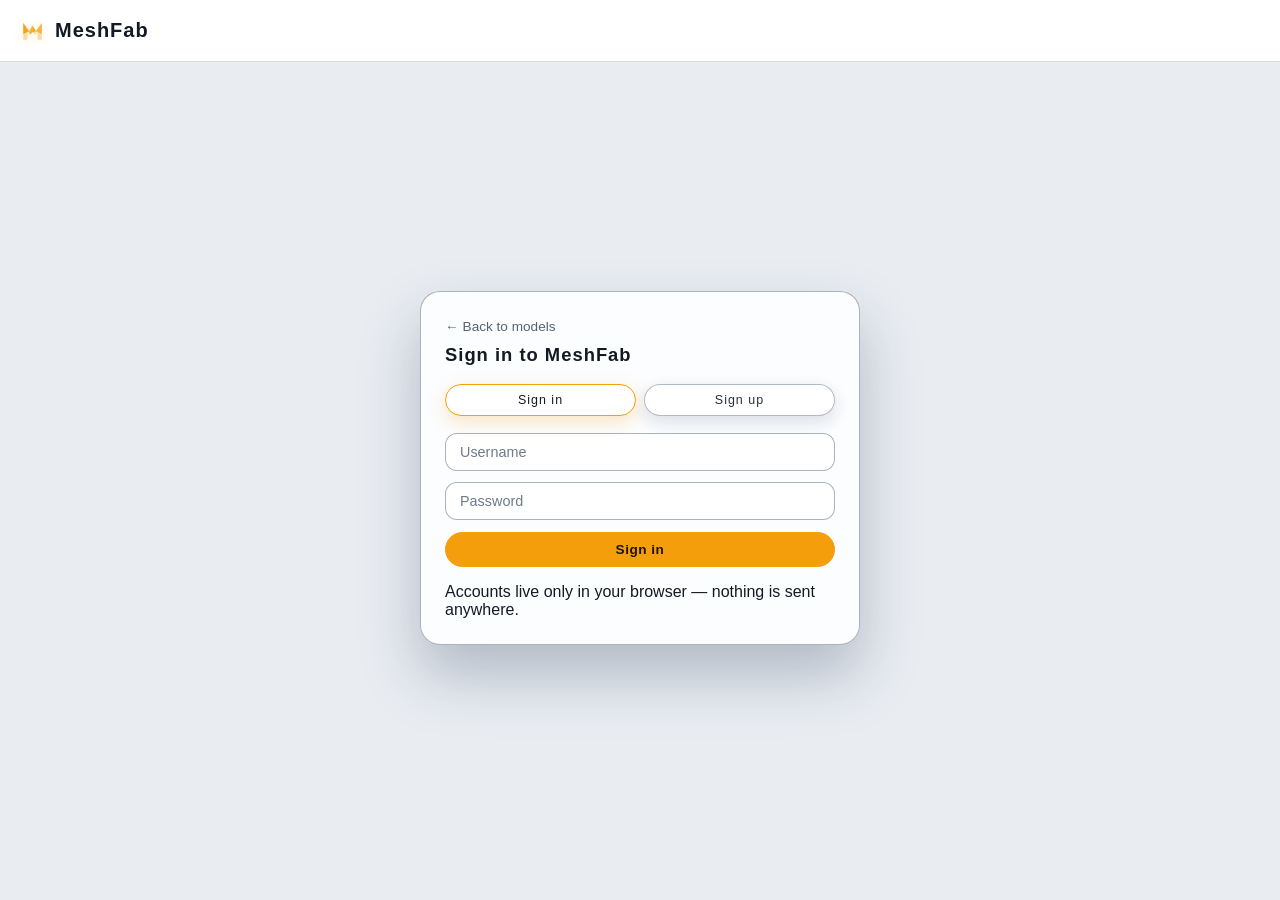
<file: auth.html>
<!DOCTYPE html>
<html lang="en" data-theme="light" data-accent="orange">
<head>
    <meta charset="UTF-8">
    <meta name="viewport" content="width=device-width, initial-scale=1.0">
    <title>MeshFab — Sign in</title>
    <script>
        // Тема применяется до загрузки стилей, чтобы страница не мигала
        document.documentElement.dataset.theme = localStorage.getItem('mf_theme') || 'light';
        document.documentElement.dataset.accent = localStorage.getItem('mf_accent') || 'orange';
        const mfBg0 = localStorage.getItem('mf_bg');
        if (mfBg0 && mfBg0 !== 'solid') document.documentElement.dataset.bg = mfBg0;
    </script>
    <link rel="stylesheet" href="style.css?v=8">
    <link rel="icon" href="logo.svg" type="image/svg+xml">
    <script src="i18n.js?v=8"></script>
</head>
<body>

    <!-- Пикселизация вместо гаус-размытия -->
    <svg width="0" height="0" style="position:absolute" aria-hidden="true">
        <filter id="mf-pixel" x="0" y="0" width="100%" height="100%" color-interpolation-filters="sRGB">
            <feFlood x="3" y="3" width="2" height="2"/>
            <feComposite width="8" height="8"/>
            <feTile result="tile"/>
            <feComposite in="SourceGraphic" in2="tile" operator="in"/>
            <feMorphology operator="dilate" radius="4"/>
        </filter>
    </svg>

    <header class="topbar">
        <a class="logo" href="index.html">
            <svg class="logo-icon" viewBox="0 0 64 64" xmlns="http://www.w3.org/2000/svg">
                <polygon points="10,54 10,14 24,34 32,20 40,34 54,14 54,54 44,54 44,32 38,42 32,36 26,42 20,32 20,54" fill="var(--accent)" opacity="0.35"/>
                <polygon points="10,14 24,34 10,40" fill="var(--accent)" opacity="0.9"/>
                <polygon points="24,34 32,20 32,36 26,42" fill="var(--accent)" opacity="0.65"/>
                <polygon points="32,20 40,34 32,36" fill="var(--accent)" opacity="0.9"/>
                <polygon points="40,34 54,14 54,40" fill="var(--accent)" opacity="0.65"/>
            </svg>
            <span class="logo-text">MeshFab</span>
        </a>
    </header>

    <main class="page-wrap">
        <div class="modal glass">
            <a class="back-link" href="index.html">← <span data-i18n="auth.back">Back to models</span></a>
            <h3 class="page-title" id="auth-title">Sign in to MeshFab</h3>

            <div class="auth-switch">
                <button class="glass-btn active" data-auth="login" data-i18n="auth.tab_login" type="button">Sign in</button>
                <button class="glass-btn" data-auth="register" data-i18n="auth.tab_register" type="button">Sign up</button>
            </div>

            <form id="auth-login-form">
                <input type="text" id="login-user" data-i18n-ph="auth.user_ph" placeholder="Username" maxlength="24" autocomplete="username" required>
                <input type="password" id="login-pass" data-i18n-ph="auth.pass_ph" placeholder="Password" autocomplete="current-password" required>
                <button class="btn primary wide" data-i18n="auth.tab_login" type="submit">Sign in</button>
            </form>

            <!-- Регистрация без мейла: ник + пароль (PBKDF2-хеш, открытым текстом не хранится) -->
            <form id="auth-reg-form" class="hidden">
                <input type="text" id="reg-user" data-i18n-ph="auth.user_new_ph" placeholder="Pick a username (3–24)" maxlength="24" autocomplete="username" required>
                <input type="password" id="reg-pass" data-i18n-ph="auth.pass_new_ph" placeholder="Pick a password (min 8)" minlength="8" autocomplete="new-password" required>
                <input type="password" id="reg-pass2" data-i18n-ph="auth.pass2_ph" placeholder="Repeat password" minlength="8" autocomplete="new-password" required>
                <button class="btn primary wide" data-i18n="auth.tab_register" type="submit">Create account</button>
            </form>

            <p class="hint" style="margin-top:1rem" data-i18n="auth.local_note">
                Accounts live only in your browser — nothing is sent anywhere.
            </p>
        </div>
    </main>

    <div id="toast"></div>

    <script src="auth.js?v=8"></script>
</body>
</html>
</file>
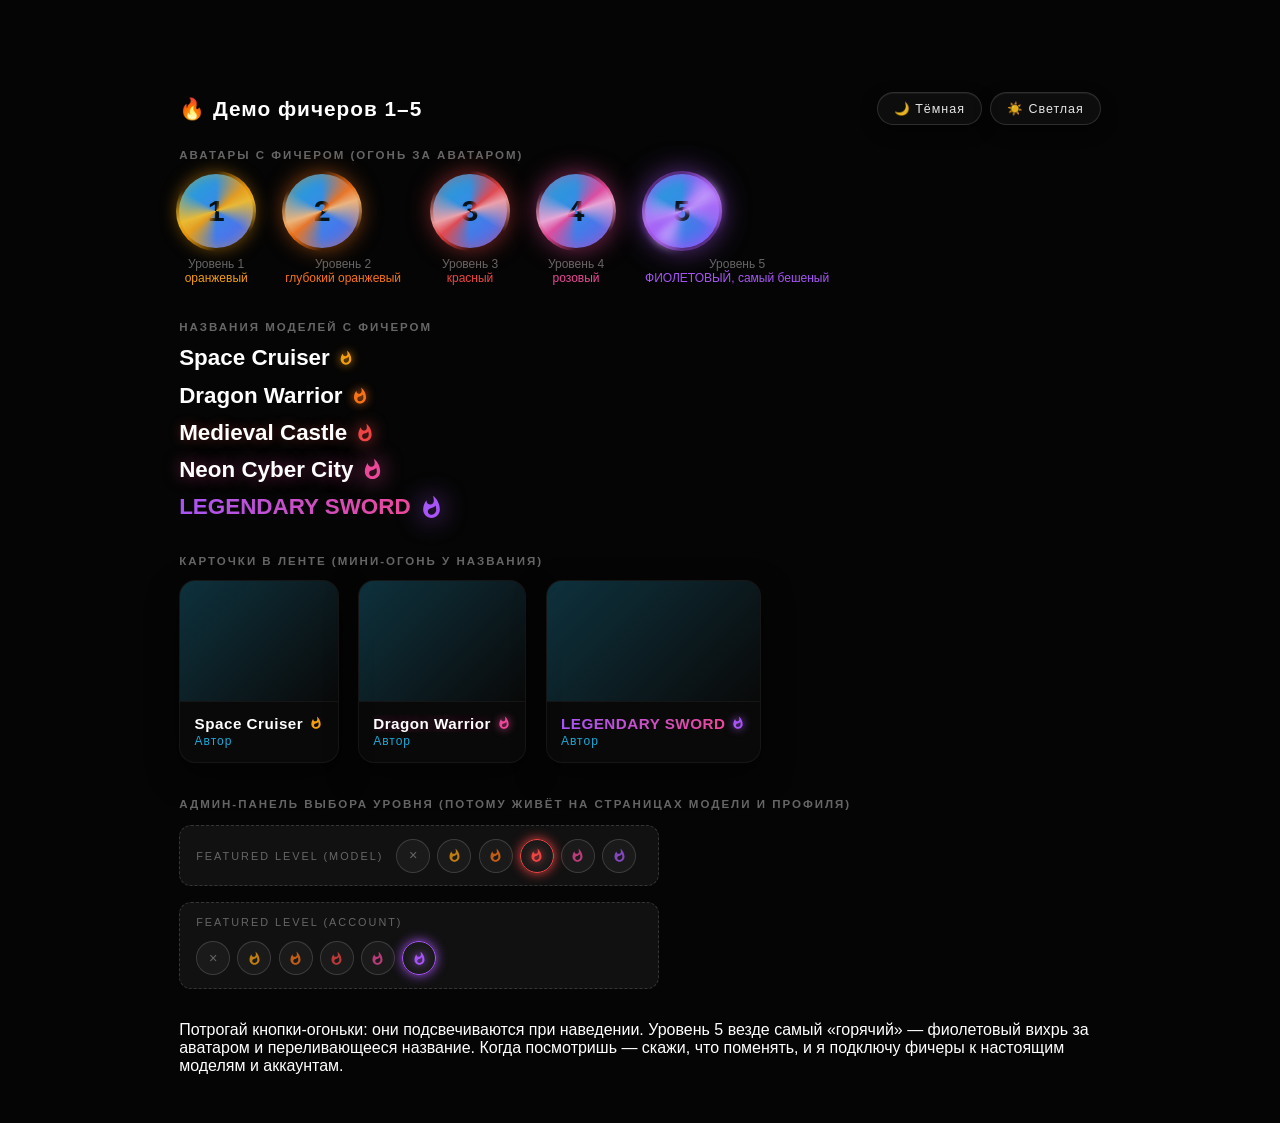
<file: feat-demo.html>
<!DOCTYPE html>
<html lang="ru" data-theme="dark" data-accent="cyan">
<head>
    <meta charset="UTF-8">
    <meta name="viewport" content="width=device-width, initial-scale=1.0">
    <title>MeshFab — демо фичеров 1–5</title>
    <link rel="stylesheet" href="style.css">
    <link rel="icon" type="image/svg+xml" href="logo.svg">
</head>
<body>

    <!-- Тот же SVG-спрайт, что и на сайте: иконка огня -->
    <svg width="0" height="0" style="position:absolute" aria-hidden="true">
        <symbol id="i-flame" viewBox="0 0 24 24">
            <path d="M13.5.67s.74 2.65.74 4.8c0 2.06-1.35 3.73-3.41 3.73-2.07 0-3.63-1.67-3.63-3.73l.03-.36C5.21 7.51 4 10.62 4 14c0 4.42 3.58 8 8 8s8-3.58 8-8C20 8.61 17.41 3.8 13.5.67zM11.71 19c-1.78 0-3.22-1.4-3.22-3.14 0-1.62 1.05-2.76 2.81-3.12 1.77-.36 3.6-1.21 4.62-2.58.39 1.29.59 2.65.59 4.04 0 2.65-2.15 4.8-4.8 4.8z"/>
        </symbol>
    </svg>

    <main style="max-width:960px;margin:0 auto;padding:1rem 1.2rem 3rem">

        <div style="display:flex;gap:.5rem;align-items:center;margin-bottom:1.5rem">
            <h2 style="font-size:1.3rem;letter-spacing:1px;margin-right:auto">🔥 Демо фичеров 1–5</h2>
            <button class="glass-btn" onclick="document.documentElement.dataset.theme='dark'" type="button">🌙 Тёмная</button>
            <button class="glass-btn" onclick="document.documentElement.dataset.theme='light'" type="button">☀️ Светлая</button>
        </div>

        <!-- ============ Аккаунты: огонь за аватаром ============ -->
        <h5 style="font-size:.72rem;letter-spacing:2px;text-transform:uppercase;color:var(--muted);margin:1.5rem 0 .8rem">Аватары с фичером (огонь за аватаром)</h5>
        <div style="display:flex;gap:2rem;flex-wrap:wrap">
            <div style="text-align:center">
                <div class="avatar-ring feat-1"><div class="fire"></div><div class="profile-avatar">1</div></div>
                <p style="font-size:.75rem;color:var(--muted);margin-top:.6rem">Уровень 1<br><span style="color:var(--featc,#f59e0b)">оранжевый</span></p>
            </div>
            <div style="text-align:center">
                <div class="avatar-ring feat-2"><div class="fire"></div><div class="profile-avatar">2</div></div>
                <p style="font-size:.75rem;color:var(--muted);margin-top:.6rem">Уровень 2<br><span style="color:#f97316">глубокий оранжевый</span></p>
            </div>
            <div style="text-align:center">
                <div class="avatar-ring feat-3"><div class="fire"></div><div class="profile-avatar">3</div></div>
                <p style="font-size:.75rem;color:var(--muted);margin-top:.6rem">Уровень 3<br><span style="color:#ef4444">красный</span></p>
            </div>
            <div style="text-align:center">
                <div class="avatar-ring feat-4"><div class="fire"></div><div class="profile-avatar">4</div></div>
                <p style="font-size:.75rem;color:var(--muted);margin-top:.6rem">Уровень 4<br><span style="color:#ec4899">розовый</span></p>
            </div>
            <div style="text-align:center">
                <div class="avatar-ring feat-5"><div class="fire"></div><div class="profile-avatar">5</div></div>
                <p style="font-size:.75rem;color:var(--muted);margin-top:.6rem">Уровень 5<br><span style="color:#a855f7">ФИОЛЕТОВЫЙ, самый бешеный</span></p>
            </div>
        </div>

        <!-- ============ Модели: огонь у названия ============ -->
        <h5 style="font-size:.72rem;letter-spacing:2px;text-transform:uppercase;color:var(--muted);margin:2.2rem 0 .8rem">Названия моделей с фичером</h5>

        <div class="md-name-row" style="margin-bottom:.7rem">
            <h1 style="font-size:1.4rem;font-weight:600">Space Cruiser</h1>
            <span class="feat-badge" data-level="1" title="Уровень 1"><svg class="flame"><use href="#i-flame"/></svg></span>
        </div>

        <div class="md-name-row" style="margin-bottom:.7rem">
            <h1 style="font-size:1.4rem;font-weight:600">Dragon Warrior</h1>
            <span class="feat-badge" data-level="2" title="Уровень 2"><svg class="flame"><use href="#i-flame"/></svg></span>
        </div>

        <div class="md-name-row" style="margin-bottom:.7rem">
            <h1 class="feat-name-3" style="font-size:1.4rem;font-weight:600">Medieval Castle</h1>
            <span class="feat-badge" data-level="3" title="Уровень 3"><svg class="flame"><use href="#i-flame"/></svg></span>
        </div>

        <div class="md-name-row" style="margin-bottom:.7rem">
            <h1 class="feat-name-4" style="font-size:1.4rem;font-weight:600">Neon Cyber City</h1>
            <span class="feat-badge" data-level="4" title="Уровень 4"><svg class="flame"><use href="#i-flame"/></svg></span>
        </div>

        <div class="md-name-row" style="margin-bottom:.7rem">
            <h1 class="feat-name-5" style="font-size:1.4rem;font-weight:600">LEGENDARY SWORD</h1>
            <span class="feat-badge" data-level="5" title="Уровень 5 — самый лучший"><svg class="flame"><use href="#i-flame"/></svg></span>
        </div>

        <!-- ============ Карточки в ленте: мини-огонь ============ -->
        <h5 style="font-size:.72rem;letter-spacing:2px;text-transform:uppercase;color:var(--muted);margin:2.2rem 0 .8rem">Карточки в ленте (мини-огонь у названия)</h5>
        <div style="display:flex;gap:1.2rem;flex-wrap:wrap">
            <div class="model-card" style="max-width:240px">
                <div style="height:120px;background:linear-gradient(135deg,var(--accent-soft),transparent)"></div>
                <div class="card-info">
                    <div class="card-name-row">
                        <span class="card-name">Space Cruiser</span>
                        <span class="mini-feat" data-level="1"><svg><use href="#i-flame"/></svg></span>
                    </div>
                    <div class="card-author">Автор</div>
                </div>
            </div>
            <div class="model-card" style="max-width:240px">
                <div style="height:120px;background:linear-gradient(135deg,var(--accent-soft),transparent)"></div>
                <div class="card-info">
                    <div class="card-name-row">
                        <span class="card-name feat-name-4">Dragon Warrior</span>
                        <span class="mini-feat" data-level="4"><svg><use href="#i-flame"/></svg></span>
                    </div>
                    <div class="card-author">Автор</div>
                </div>
            </div>
            <div class="model-card" style="max-width:240px">
                <div style="height:120px;background:linear-gradient(135deg,var(--accent-soft),transparent)"></div>
                <div class="card-info">
                    <div class="card-name-row">
                        <span class="card-name feat-name-5">LEGENDARY SWORD</span>
                        <span class="mini-feat" data-level="5"><svg><use href="#i-flame"/></svg></span>
                    </div>
                    <div class="card-author">Автор</div>
                </div>
            </div>
        </div>

        <!-- ============ Админ: выбор уровня ============ -->
        <h5 style="font-size:.72rem;letter-spacing:2px;text-transform:uppercase;color:var(--muted);margin:2.2rem 0 .8rem">Админ-панель выбора уровня (потому живёт на страницах модели и профиля)</h5>

        <div class="admin-tools" style="max-width:480px;margin-bottom:1rem">
            <span class="admin-tools-title">Featured level (model)</span>
            <div class="feat-picker">
                <button class="feat-pick" data-feat="0" type="button" title="Убрать фичер">&times;</button>
                <button class="feat-pick" data-feat="1" type="button" title="Уровень 1"><svg><use href="#i-flame"/></svg></button>
                <button class="feat-pick" data-feat="2" type="button" title="Уровень 2"><svg><use href="#i-flame"/></svg></button>
                <button class="feat-pick active" data-feat="3" type="button" title="Уровень 3"><svg><use href="#i-flame"/></svg></button>
                <button class="feat-pick" data-feat="4" type="button" title="Уровень 4"><svg><use href="#i-flame"/></svg></button>
                <button class="feat-pick" data-feat="5" type="button" title="Уровень 5"><svg><use href="#i-flame"/></svg></button>
            </div>
        </div>

        <div class="admin-tools" style="max-width:480px">
            <span class="admin-tools-title">Featured level (account)</span>
            <div class="feat-picker">
                <button class="feat-pick" data-feat="0" type="button" title="Убрать фичер">&times;</button>
                <button class="feat-pick" data-feat="1" type="button" title="Уровень 1"><svg><use href="#i-flame"/></svg></button>
                <button class="feat-pick" data-feat="2" type="button" title="Уровень 2"><svg><use href="#i-flame"/></svg></button>
                <button class="feat-pick" data-feat="3" type="button" title="Уровень 3"><svg><use href="#i-flame"/></svg></button>
                <button class="feat-pick" data-feat="4" type="button" title="Уровень 4"><svg><use href="#i-flame"/></svg></button>
                <button class="feat-pick active" data-feat="5" type="button" title="Уровень 5"><svg><use href="#i-flame"/></svg></button>
            </div>
        </div>

        <p class="hint" style="margin-top:2rem">
            Потрогай кнопки-огоньки: они подсвечиваются при наведении.
            Уровень 5 везде самый «горячий» — фиолетовый вихрь за аватаром и переливающееся название.
            Когда посмотришь — скажи, что поменять, и я подключу фичеры к настоящим моделям и аккаунтам.
        </p>

    </main>
</body>
</html>
</file>
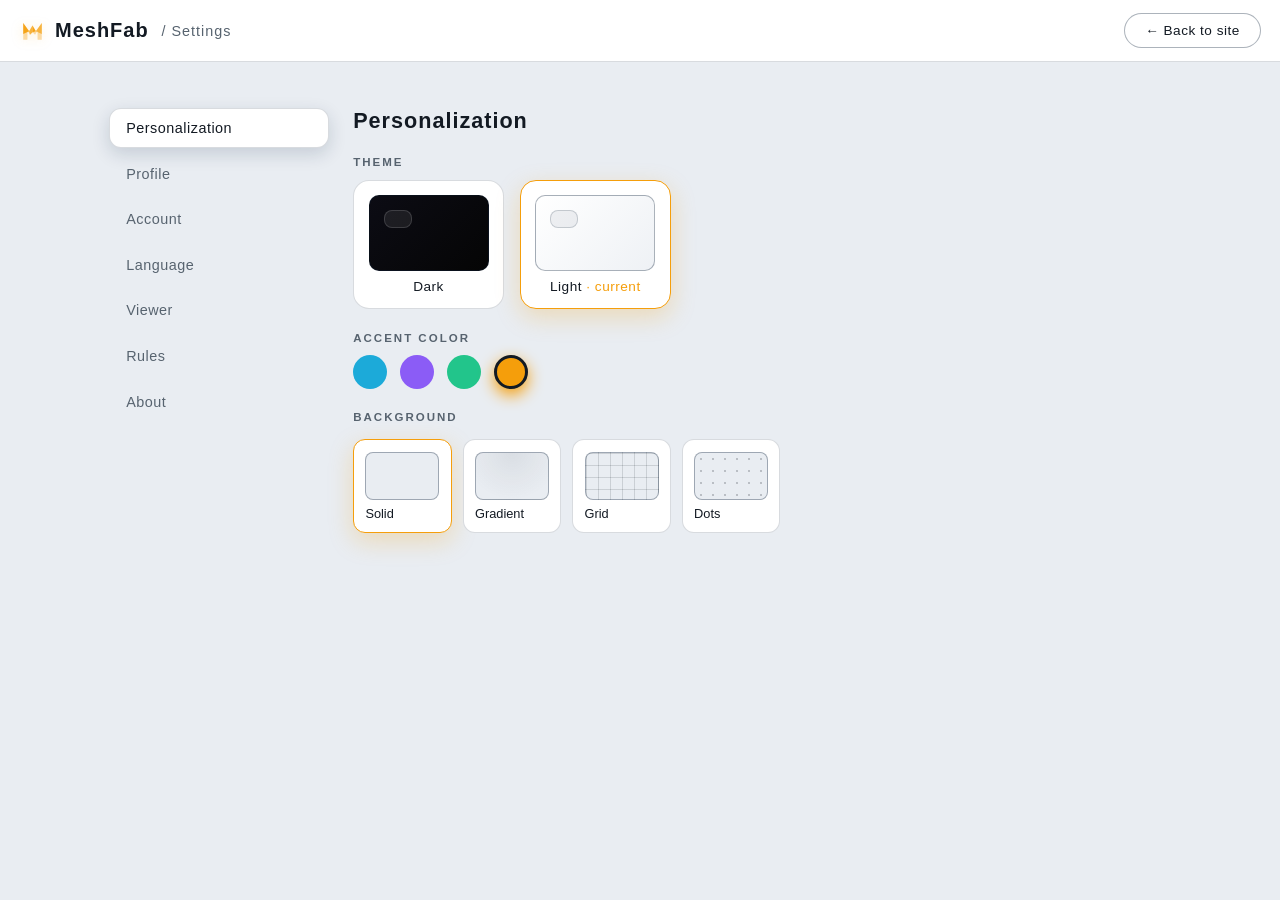
<file: Sttng.html>
﻿<!DOCTYPE html>
<html lang="en" data-theme="light" data-accent="orange">
<head>
    <meta charset="UTF-8">
    <meta name="viewport" content="width=device-width, initial-scale=1.0">
    <title>MeshFab — Settings</title>
    <script>
        // Тема применяется до загрузки стилей, чтобы страница не мигала
        document.documentElement.dataset.theme = localStorage.getItem('mf_theme') || 'light';
        document.documentElement.dataset.accent = localStorage.getItem('mf_accent') || 'orange';
        const bg0 = localStorage.getItem('mf_bg');
        if (bg0 && bg0 !== 'solid') document.documentElement.dataset.bg = bg0;
    </script>
    <!-- Общие стили сайта (кнопки, формы, темы) + стили страницы настроек -->
    <link rel="stylesheet" href="style.css?v=8">
    <link rel="stylesheet" href="settings.css?v=8">
    <!-- Иконка сайта -->
    <link rel="icon" type="image/svg+xml" href="logo.svg">
    <!-- Переводы -->
    <script src="i18n.js?v=8"></script>
</head>
<body>

    <!-- Пикселизация вместо гаус-размытия (используется в settings.css) -->
    <svg width="0" height="0" style="position:absolute" aria-hidden="true">
        <!-- Общий клип-круг для флажков языков -->
        <clipPath id="flag-clip"><circle cx="12" cy="12" r="12"/></clipPath>
        <filter id="mf-pixel" x="0" y="0" width="100%" height="100%" color-interpolation-filters="sRGB">
            <feFlood x="3" y="3" width="2" height="2"/>
            <feComposite width="8" height="8"/>
            <feTile result="tile"/>
            <feComposite in="SourceGraphic" in2="tile" operator="in"/>
            <feMorphology operator="dilate" radius="4"/>
        </filter>
    </svg>

    <!-- Шапка настроек -->
    <header class="topbar">
        <a class="logo" href="index.html">
            <svg class="logo-icon" viewBox="0 0 64 64" xmlns="http://www.w3.org/2000/svg">
                <polygon points="10,54 10,14 24,34 32,20 40,34 54,14 54,54 44,54 44,32 38,42 32,36 26,42 20,32 20,54" fill="var(--accent)" opacity="0.35"/>
                <polygon points="10,14 24,34 10,40" fill="var(--accent)" opacity="0.9"/>
                <polygon points="24,34 32,20 32,36 26,42" fill="var(--accent)" opacity="0.65"/>
                <polygon points="32,20 40,34 32,36" fill="var(--accent)" opacity="0.9"/>
                <polygon points="40,34 54,14 54,40" fill="var(--accent)" opacity="0.65"/>
            </svg>
            <span class="logo-text">MeshFab</span>
        </a>
        <span class="settings-crumb" data-i18n="sttng.crumb">/ Settings</span>
        <div class="top-actions">
            <a class="btn" href="index.html" data-i18n="sttng.back">← Back to site</a>
        </div>
    </header>

    <div class="settings-page">

        <!-- Левая колонка: вкладки настроек -->
        <nav class="settings-nav">
            <button class="snav-item active" data-sec="personalization" data-i18n="sttng.tab_pers">Personalization</button>
            <button class="snav-item" data-sec="profile" data-i18n="sttng.tab_profile">Profile</button>
            <button class="snav-item" data-sec="account" data-i18n="sttng.tab_account">Account</button>
            <button class="snav-item" data-sec="language" data-i18n="sttng.tab_lang">Language</button>
            <button class="snav-item" data-sec="viewer" data-i18n="sttng.tab_viewer">Viewer</button>
            <button class="snav-item" data-sec="rules" data-i18n="sttng.tab_rules">Rules</button>
            <button class="snav-item" data-sec="about" data-i18n="sttng.tab_about">About</button>
        </nav>

        <!-- Правая колонка: содержимое вкладок -->
        <div class="settings-content">

            <!-- ================= Personalization: тема + акцент ================= -->
            <section class="ssec active" id="sec-personalization">
                <h2 data-i18n="sttng.pers_title">Personalization</h2>

                <h5 data-i18n="sttng.theme">Theme</h5>
                <div class="theme-cards">
                    <button class="theme-card" data-theme-set="dark" type="button">
                        <span class="theme-preview dark-p"></span>
                        <span><span data-i18n="sttng.theme_dark">Dark</span> <em class="current-mark hidden">· <span data-i18n="sttng.current">current</span></em></span>
                    </button>
                    <button class="theme-card" data-theme-set="light" type="button">
                        <span class="theme-preview light-p"></span>
                        <span><span data-i18n="sttng.theme_light">Light</span> <em class="current-mark hidden">· <span data-i18n="sttng.current">current</span></em></span>
                    </button>
                </div>

                <h5 data-i18n="sttng.accent">Accent color</h5>
                <div class="accent-row">
                    <button class="accent-dot" data-accent-set="cyan" style="--c:#1caad9" title="Cyan"></button>
                    <button class="accent-dot" data-accent-set="purple" style="--c:#8b5cf6" title="Purple"></button>
                    <button class="accent-dot" data-accent-set="green" style="--c:#22c58b" title="Green"></button>
                    <button class="accent-dot" data-accent-set="orange" style="--c:#f59e0b" title="Orange"></button>
                </div>

                <h5 data-i18n="sttng.bg_title">Background</h5>
                <div class="bg-cards">
                    <button class="bg-card" data-bg-set="solid" type="button">
                        <span class="bg-preview bg-p-solid"></span>
                        <span><span data-i18n="sttng.bg_solid">Solid</span></span>
                    </button>
                    <button class="bg-card" data-bg-set="gradient" type="button">
                        <span class="bg-preview bg-p-gradient"></span>
                        <span><span data-i18n="sttng.bg_gradient">Gradient</span></span>
                    </button>
                    <button class="bg-card" data-bg-set="grid" type="button">
                        <span class="bg-preview bg-p-grid"></span>
                        <span><span data-i18n="sttng.bg_grid">Grid</span></span>
                    </button>
                    <button class="bg-card" data-bg-set="dots" type="button">
                        <span class="bg-preview bg-p-dots"></span>
                        <span><span data-i18n="sttng.bg_dots">Dots</span></span>
                    </button>
                </div>
            </section>

            <!-- ================= Profile: кастомизация профиля ================= -->
            <section class="ssec" id="sec-profile">
                <h2 data-i18n="sttng.profile_title">Profile</h2>

                <!-- Что видит незалогиненный: только предложение зарегистрироваться -->
                <div class="guest-note hidden" id="profile-guest">
                    <p data-i18n="sttng.guest_note">You don't have an account yet. Sign up to customize your profile.</p>
                    <a class="btn primary" href="index.html" data-i18n="nav.signup">Sign up</a>
                </div>

                <!-- Форма кастомизации (только для залогиненных) -->
                <div class="hidden" id="profile-editor">
                    <div class="acc-card glass">
                        <div class="avatar-ring" id="st-ring">
                            <div class="fire"></div>
                            <div class="profile-avatar" id="pf-preview-avatar">M</div>
                        </div>
                        <div class="acc-info">
                            <div class="acc-name" id="pf-preview-name">—</div>
                            <div class="acc-sub">@<span id="pf-preview-user">—</span></div>
                        </div>
                    </div>

                    <h5 data-i18n="sttng.avatar">Avatar</h5>
                    <div class="avatar-controls">
                        <label class="btn" id="pf-avatar-btn">
                            <span data-i18n="sttng.avatar_upload">Upload picture</span>
                            <input type="file" id="pf-avatar-input" accept="image/*" hidden>
                        </label>
                        <button class="btn ghost" id="pf-avatar-remove" data-i18n="sttng.avatar_remove" type="button">Remove picture</button>
                    </div>
                    <h5 data-i18n="sttng.avatar_color">Avatar color</h5>
                    <div class="accent-row" id="pf-color-row">
                        <button class="accent-dot" data-avatar-color="cyan" style="--c:#1caad9"></button>
                        <button class="accent-dot" data-avatar-color="purple" style="--c:#8b5cf6"></button>
                        <button class="accent-dot" data-avatar-color="green" style="--c:#22c58b"></button>
                        <button class="accent-dot" data-avatar-color="orange" style="--c:#f59e0b"></button>
                        <button class="accent-dot" data-avatar-color="pink" style="--c:#ec4899"></button>
                        <button class="accent-dot" data-avatar-color="slate" style="--c:#64748b"></button>
                    </div>

                    <h5 data-i18n="sttng.display_name">Display name</h5>
                    <input type="text" id="pf-name-input" maxlength="24" data-i18n-ph="sttng.display_name_ph" placeholder="Shown instead of your username">

                    <h5 data-i18n="sttng.bio">Bio</h5>
                    <textarea id="pf-bio-input" rows="3" maxlength="200" data-i18n-ph="sttng.bio_ph" placeholder="A few words about you and your 3D work…"></textarea>

                    <button class="btn primary" id="pf-save" data-i18n="sttng.save_profile" type="button" style="margin-top:0.9rem">Save profile</button>
                </div>
            </section>

            <!-- ================= Account ================= -->
            <section class="ssec" id="sec-account">
                <h2 data-i18n="sttng.account_title">Account</h2>

                <!-- Что видит незалогиненный -->
                <div class="guest-note hidden" id="account-guest">
                    <p data-i18n="sttng.guest_note">You don't have an account yet. Sign up to customize your profile.</p>
                    <a class="btn primary" href="index.html" data-i18n="nav.signup">Sign up</a>
                </div>

                <!-- Что видит залогиненный -->
                <div class="hidden" id="account-editor">
                    <div class="acc-card glass">
                        <div class="profile-avatar" id="st-avatar">M</div>
                        <div class="acc-info">
                            <div class="acc-name" id="st-name">—</div>
                            <div class="acc-sub" id="st-joined"></div>
                        </div>
                    </div>

                    <!-- Смена пароля -->
                    <h5 data-i18n="sttng.change_pass">Change password</h5>
                    <form id="st-pass-form" class="stack-form">
                        <input type="password" id="st-old-pass" data-i18n-ph="sttng.old_pass" placeholder="Current password" required>
                        <input type="password" id="st-new-pass" data-i18n-ph="sttng.new_pass" placeholder="New password (min 8)" minlength="8" required>
                        <button class="btn primary" data-i18n="sttng.save_pass" type="submit">Save password</button>
                    </form>

                    <!-- Выход / удаление аккаунта -->
                    <div class="danger-row">
                        <button class="btn" id="st-logout" data-i18n="profile.logout" type="button">Log out</button>
                        <button class="btn danger" id="st-delete-acc" data-i18n="sttng.delete_acc" type="button">Delete account</button>
                    </div>
                    <p class="hint" data-i18n="sttng.account_note">Passwords are stored as PBKDF2-SHA256 hashes (150,000 iterations, unique salt) — never in plain text. All data lives only in this browser.</p>
                </div>
            </section>

            <!-- ================= Language: 4 языка ================= -->
            <section class="ssec" id="sec-language">
                <h2 data-i18n="sttng.lang_title">Language</h2>
                <p class="hint" data-i18n="sttng.lang_hint">Applies to the whole site instantly.</p>
                <div class="lang-grid">
                    <button class="lang-card" data-lang-set="en" type="button">
                        <span class="lang-flag">
                            <svg viewBox="0 0 24 24">
                                <g clip-path="url(#flag-clip)">
                                    <rect x="0" y="0" width="24" height="1.85" fill="#b22234"/>
                                    <rect x="0" y="1.85" width="24" height="1.85" fill="#fff"/>
                                    <rect x="0" y="3.7" width="24" height="1.85" fill="#b22234"/>
                                    <rect x="0" y="5.55" width="24" height="1.85" fill="#fff"/>
                                    <rect x="0" y="7.4" width="24" height="1.85" fill="#b22234"/>
                                    <rect x="0" y="9.25" width="24" height="1.85" fill="#fff"/>
                                    <rect x="0" y="11.1" width="24" height="1.85" fill="#b22234"/>
                                    <rect x="0" y="12.95" width="24" height="1.85" fill="#fff"/>
                                    <rect x="0" y="14.8" width="24" height="1.85" fill="#b22234"/>
                                    <rect x="0" y="16.65" width="24" height="1.85" fill="#fff"/>
                                    <rect x="0" y="18.5" width="24" height="1.85" fill="#b22234"/>
                                    <rect x="0" y="20.35" width="24" height="1.85" fill="#fff"/>
                                    <rect x="0" y="22.2" width="24" height="1.8" fill="#b22234"/>
                                    <rect x="0" y="0" width="11" height="11" fill="#3c3b6e"/>
                                </g>
                            </svg>
                        </span>
                        <span>English</span>
                        <em class="lang-sub">International</em>
                    </button>
                    <button class="lang-card" data-lang-set="ru" type="button">
                        <span class="lang-flag">
                            <svg viewBox="0 0 24 24">
                                <g clip-path="url(#flag-clip)">
                                    <rect x="0" y="0" width="24" height="8" fill="#ffffff"/>
                                    <rect x="0" y="8" width="24" height="8" fill="#0039a6"/>
                                    <rect x="0" y="16" width="24" height="8" fill="#d52b1e"/>
                                </g>
                            </svg>
                        </span>
                        <span>Русский</span>
                        <em class="lang-sub">СНГ</em>
                    </button>
                    <button class="lang-card" data-lang-set="es" type="button">
                        <span class="lang-flag">
                            <svg viewBox="0 0 24 24">
                                <g clip-path="url(#flag-clip)">
                                    <rect x="0" y="0" width="24" height="24" fill="#c60b1e"/>
                                    <rect x="0" y="6" width="24" height="12" fill="#ffc400"/>
                                </g>
                            </svg>
                        </span>
                        <span>Español</span>
                        <em class="lang-sub">España &amp; Latinoamérica</em>
                    </button>
                    <button class="lang-card" data-lang-set="zh" type="button">
                        <span class="lang-flag">
                            <svg viewBox="0 0 24 24">
                                <g clip-path="url(#flag-clip)">
                                    <rect x="0" y="0" width="24" height="24" fill="#de2910"/>
                                    <path d="M8.2 5.4l1.1 3.4-2.9-2.1h3.6l-2.9 2.1z" fill="#ffde00"/>
                                    <circle cx="13.2" cy="4.6" r="0.75" fill="#ffde00"/>
                                    <circle cx="14.9" cy="6.9" r="0.75" fill="#ffde00"/>
                                    <circle cx="14.9" cy="9.6" r="0.75" fill="#ffde00"/>
                                    <circle cx="13.2" cy="11.8" r="0.75" fill="#ffde00"/>
                                </g>
                            </svg>
                        </span>
                        <span>中文</span>
                        <em class="lang-sub">中国 &amp; Asia</em>
                    </button>
                </div>
            </section>

            <!-- ================= Viewer: дефолты просмотрщика ================= -->
            <section class="ssec" id="sec-viewer">
                <h2 data-i18n="sttng.viewer_title">Viewer</h2>
                <p class="hint" data-i18n="sttng.viewer_hint">Default state of the viewer every time you open a model.</p>

                <label class="check-row"><input type="checkbox" id="vd-nopost"><span data-i18n="panel.nopost">No post-processing</span></label>
                <label class="check-row"><input type="checkbox" id="vd-autorotate"><span data-i18n="panel.autorotate">Auto-rotate</span></label>
                <label class="check-row"><input type="checkbox" id="vd-wireframe"><span data-i18n="panel.wireframe">Wireframe on open</span></label>
                <label class="check-row"><input type="checkbox" id="vd-normals"><span data-i18n="panel.normals">Vertex normals on open</span></label>
                <label class="check-row"><input type="checkbox" id="vd-bones"><span data-i18n="panel.show_bones">Show bones on open</span></label>

                <button class="btn primary" id="vd-save" data-i18n="sttng.save_defaults" type="button" style="margin-top:0.8rem">Save viewer defaults</button>
            </section>

            <!-- ================= Rules: правила сообщества ================= -->
            <section class="ssec" id="sec-rules">
                <h2 data-i18n="sttng.rules_title">Community Rules</h2>
                <p class="hint" data-i18n="sttng.rules_hint">Every upload requires confirming these rules. No exceptions.</p>
                <div class="rules-list" id="rules-list"></div>
            </section>

            <!-- ================= About ================= -->
            <section class="ssec" id="sec-about">
                <h2 data-i18n="sttng.about_title">About</h2>
                <div class="glass about-card">
                    <div class="acc-name">MeshFab</div>
                    <p class="hint" style="margin-top:0.4rem" data-i18n="sttng.about_text">
                        A tiny parody of Sketchfab. Publish 3D models, view them with bones,
                        wireframe, vertex normals and raw textures — everything runs locally in your
                        browser, nothing is ever uploaded to a server.
                    </p>
                    <p class="hint" data-i18n="sttng.about_ver">Version 0.4 · Made with three.js &amp; model-viewer</p>
                </div>
            </section>

        </div>
    </div>

    <div id="toast"></div>

    <script src="settings.js?v=8"></script>
</body>
</html>
</file>
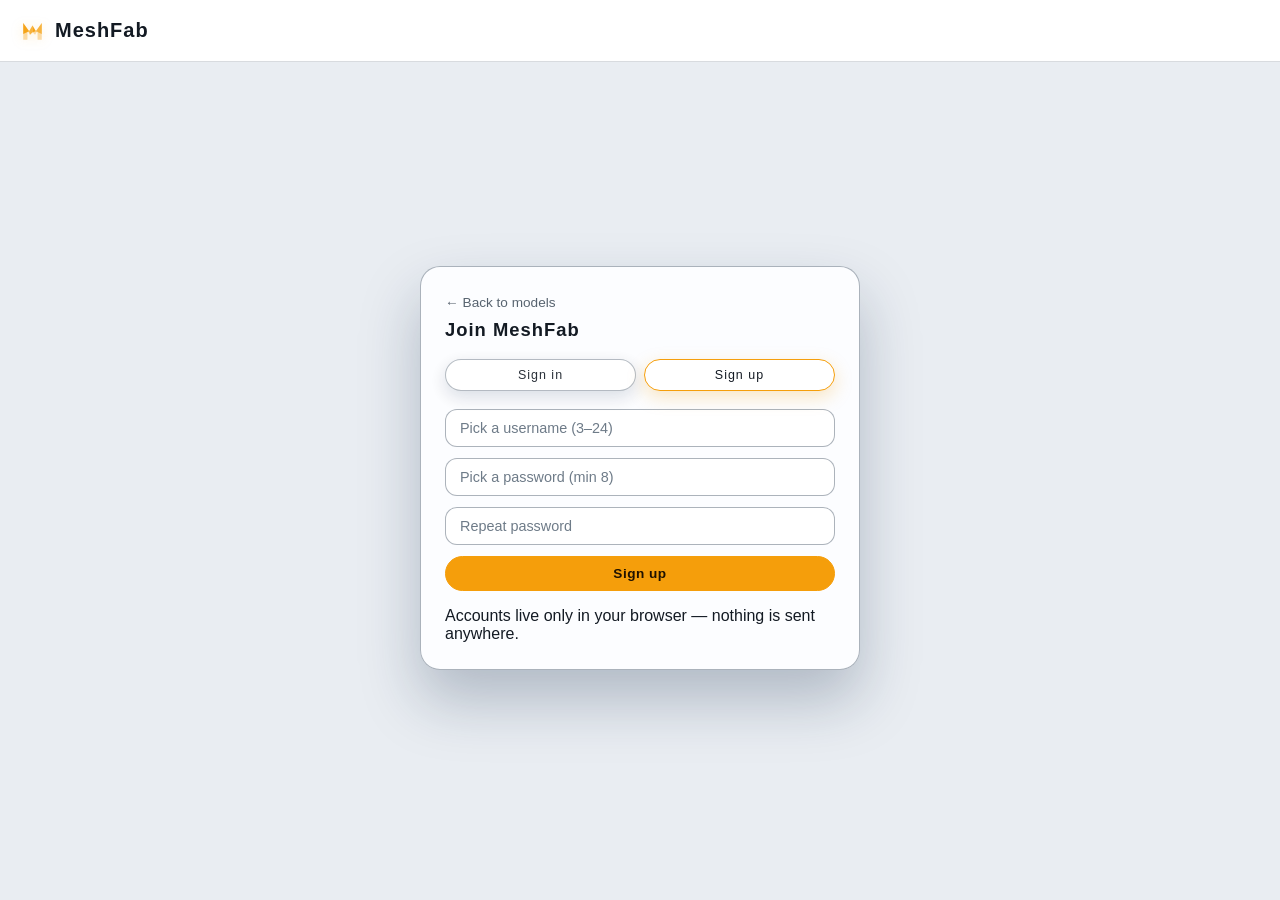
<file: upload.html>
<!DOCTYPE html>
<html lang="en" data-theme="light" data-accent="orange">
<head>
    <meta charset="UTF-8">
    <meta name="viewport" content="width=device-width, initial-scale=1.0">
    <title>MeshFab — Upload a model</title>
    <script>
        // Тема применяется до загрузки стилей, чтобы страница не мигала
        document.documentElement.dataset.theme = localStorage.getItem('mf_theme') || 'light';
        document.documentElement.dataset.accent = localStorage.getItem('mf_accent') || 'orange';
        const mfBg0 = localStorage.getItem('mf_bg');
        if (mfBg0 && mfBg0 !== 'solid') document.documentElement.dataset.bg = mfBg0;
    </script>
    <link rel="stylesheet" href="style.css?v=8">
    <link rel="icon" href="logo.svg" type="image/svg+xml">
    <script src="i18n.js?v=8"></script>
</head>
<body>

    <!-- Пикселизация вместо гаус-размытия -->
    <svg width="0" height="0" style="position:absolute" aria-hidden="true">
        <filter id="mf-pixel" x="0" y="0" width="100%" height="100%" color-interpolation-filters="sRGB">
            <feFlood x="3" y="3" width="2" height="2"/>
            <feComposite width="8" height="8"/>
            <feTile result="tile"/>
            <feComposite in="SourceGraphic" in2="tile" operator="in"/>
            <feMorphology operator="dilate" radius="4"/>
        </filter>
    </svg>

    <header class="topbar">
        <a class="logo" href="index.html">
            <svg class="logo-icon" viewBox="0 0 64 64" xmlns="http://www.w3.org/2000/svg">
                <polygon points="10,54 10,14 24,34 32,20 40,34 54,14 54,54 44,54 44,32 38,42 32,36 26,42 20,32 20,54" fill="var(--accent)" opacity="0.35"/>
                <polygon points="10,14 24,34 10,40" fill="var(--accent)" opacity="0.9"/>
                <polygon points="24,34 32,20 32,36 26,42" fill="var(--accent)" opacity="0.65"/>
                <polygon points="32,20 40,34 32,36" fill="var(--accent)" opacity="0.9"/>
                <polygon points="40,34 54,14 54,40" fill="var(--accent)" opacity="0.65"/>
            </svg>
            <span class="logo-text">MeshFab</span>
        </a>
    </header>

    <main class="page-wrap">
        <div class="modal glass wide-modal">
            <a class="back-link" href="index.html">← <span data-i18n="auth.back">Back to models</span></a>
            <h3 class="page-title" data-i18n="upload.title">Upload a model</h3>
            <p class="page-sub" data-i18n="upload.local_note">The file is stored only in your browser (IndexedDB), it never goes to a server.</p>

            <!-- Выбор файла: перетаскивание или клик -->
            <div class="drop-zone" id="up-drop">
                <p class="drop-title" data-i18n="upload.drop_title">Drag &amp; drop a .glb or .gltf file here</p>
                <button class="glass-btn small" id="up-file-btn" data-i18n="upload.choose" type="button">Or choose a file</button>
                <input type="file" id="up-file-input" accept=".glb,.gltf" hidden>
                <p class="drop-file hidden" id="up-file-name"></p>
            </div>

            <form id="upload-form">
                <input type="text" id="up-name" data-i18n-ph="upload.name_ph" placeholder="Model name" maxlength="60" required>
                <textarea id="up-desc" data-i18n-ph="upload.desc_ph" placeholder="Description (what is it, how it was made…)" maxlength="1000" rows="3"></textarea>

                <div class="form-row">
                    <select id="up-category">
                        <option value="" data-i18n="upload.category">Category…</option>
                        <option value="Characters" data-i18n="cat.Characters">Characters</option>
                        <option value="Creatures" data-i18n="cat.Creatures">Creatures</option>
                        <option value="Vehicles" data-i18n="cat.Vehicles">Vehicles</option>
                        <option value="Architecture" data-i18n="cat.Architecture">Architecture</option>
                        <option value="Nature" data-i18n="cat.Nature">Nature</option>
                        <option value="Abstract" data-i18n="cat.Abstract">Abstract</option>
                        <option value="Other" data-i18n="cat.Other">Other</option>
                    </select>
                    <select id="up-license">
                        <option value="CC0" data-i18n="license.CC0">License: CC0 (public domain)</option>
                        <option value="CC-BY" selected data-i18n="license.CC-BY">License: CC-BY</option>
                        <option value="CC-BY-SA" data-i18n="license.CC-BY-SA">License: CC-BY-SA</option>
                        <option value="Editorial" data-i18n="license.Editorial">Editorial use only</option>
                    </select>
                </div>

                <input type="text" id="up-tags" data-i18n-ph="upload.tags_ph" placeholder="Tags, comma separated (low poly, sci-fi…)">

                <div class="form-row">
                    <label class="check-row">
                        <input type="checkbox" id="up-public" checked>
                        <span data-i18n="upload.public">Public</span>
                    </label>
                    <label class="check-row">
                        <input type="checkbox" id="up-downloadable" checked>
                        <span data-i18n="upload.allow_dl">Allow download</span>
                    </label>
                </div>

                <!-- Пост-обработка: применяется к модели по умолчанию при просмотре -->
                <label class="check-row select-label">
                    <span data-i18n="upload.post">Default post-processing:</span>
                    <select id="up-post">
                        <option value="default" data-i18n="upload.post_on">On (tone mapping)</option>
                        <option value="none" data-i18n="upload.post_off">No post-processing</option>
                    </select>
                </label>

                <!-- Подтверждение правил сообщества (без 18+) -->
                <label class="check-row rules-check">
                    <input type="checkbox" id="up-rules" required>
                    <span data-i18n="upload.rules">I confirm this model follows the Community Rules</span>
                </label>

                <button class="btn primary wide" data-i18n="upload.publish" type="submit">Publish</button>
            </form>
        </div>
    </main>

    <div id="toast"></div>

    <script src="upload.js?v=8"></script>
</body>
</html>
</file>
<file: style.css>
* {
    margin: 0;
    padding: 0;
    box-sizing: border-box;
    font-family: 'Segoe UI', Roboto, Helvetica, Arial, sans-serif;
}

/* ================= Темы: тёмная (по умолчанию) и светлая ================= */

:root,
:root[data-theme="dark"] {
    --bg: #050505;
    /* Твёрдый фон без градиента (по умолчанию). Градиент — опция в Sttng */
    --bg-grad: #050505;
    --text: #ffffff;
    --muted: #666666;
    --faint: #555555;
    --glass-bg: rgba(255, 255, 255, 0.02);
    --glass-bg-2: rgba(255, 255, 255, 0.04);
    --glass-bg-hover: rgba(255, 255, 255, 0.08);
    --glass-border: rgba(255, 255, 255, 0.05);
    --glass-border-hover: rgba(255, 255, 255, 0.15);
    --input-bg: rgba(255, 255, 255, 0.03);
    --input-bg-focus: rgba(255, 255, 255, 0.05);
    --modal-bg: rgba(15, 15, 22, 0.88);
    --shadow: rgba(0, 0, 0, 0.5);
    --shadow-2: rgba(0, 0, 0, 0.65);
    --chip-bg: rgba(255, 255, 255, 0.05);
}

:root[data-theme="light"] {
    --bg: #e9edf2;
    --bg-grad: #e9edf2;
    --text: #131a23;
    --muted: #57636f;
    --faint: #6e7b88;
    --glass-bg: #ffffff;
    --glass-bg-2: #ffffff;
    --glass-bg-hover: #ffffff;
    --glass-border: rgba(13, 34, 56, 0.16);
    --glass-border-hover: rgba(13, 34, 56, 0.34);
    --input-bg: #ffffff;
    --input-bg-focus: #ffffff;
    --modal-bg: rgba(252, 253, 255, 0.97);
    --shadow: rgba(15, 40, 70, 0.16);
    --shadow-2: rgba(15, 40, 70, 0.26);
    --chip-bg: rgba(13, 34, 56, 0.07);
}

/* Акцентный цвет (меняется в Sttng) */
:root[data-accent="cyan"]   { --accent: #1caad9; --accent-soft: rgba(28, 170, 217, 0.25); --accent-text: #04121a; }
:root[data-accent="purple"] { --accent: #8b5cf6; --accent-soft: rgba(139, 92, 246, 0.25); --accent-text: #ffffff; }
:root[data-accent="green"]  { --accent: #22c58b; --accent-soft: rgba(34, 197, 139, 0.25); --accent-text: #04140d; }
:root[data-accent="orange"] { --accent: #f59e0b; --accent-soft: rgba(245, 158, 11, 0.25); --accent-text: #201200; }

body {
    background: var(--bg);
    background: var(--bg-grad);
    color: var(--text);
    min-height: 100vh;
    padding-top: 76px;
    transition: background 0.3s ease, color 0.3s ease;
}

/* ---- Опции фона (Sttng → Персонализация) ---- */

/* Старый градиент — теперь опция, а не дефолт */
:root[data-bg="gradient"] {
    --bg-grad: radial-gradient(circle at 50% 0%, #0c0c14 0%, #050505 100%) fixed;
}

:root[data-bg="gradient"][data-theme="light"] {
    --bg-grad: radial-gradient(circle at 50% 0%, #ffffff 0%, #eef1f5 100%) fixed;
}

/* Сетка «полигонов» — бледные линии под цвет текста */
:root[data-bg="grid"] body {
    background: var(--bg);
    background-image:
        linear-gradient(color-mix(in srgb, var(--text) 5%, transparent) 1px, transparent 1px),
        linear-gradient(90deg, color-mix(in srgb, var(--text) 5%, transparent) 1px, transparent 1px);
    background-size: 28px 28px;
    background-attachment: fixed;
}

/* Точки как в 3D-редакторах */
:root[data-bg="dots"] body {
    background: var(--bg);
    background-image: radial-gradient(color-mix(in srgb, var(--text) 12%, transparent) 1.5px, transparent 1.5px);
    background-size: 24px 24px;
    background-attachment: fixed;
}

.hidden { display: none !important; }

/* ================= Шапка ================= */

.topbar {
    position: fixed;
    top: 0;
    left: 0;
    right: 0;
    height: 62px;
    display: flex;
    align-items: center;
    gap: 0.8rem;
    padding: 0 1.2rem;
    z-index: 10;
    background: var(--glass-bg);
    border-bottom: 1px solid var(--glass-border);
    backdrop-filter: url(#mf-pixel);
    -webkit-backdrop-filter: url(#mf-pixel);
}

.logo {
    display: flex;
    align-items: center;
    gap: 0.55rem;
    text-decoration: none;
    color: var(--text);
    flex-shrink: 0;
}

/* Логотип: «M» из граней — цвет задаёт var(--accent),
   глубина передаётся прозрачностью фасетов в самом SVG */
.logo-icon {
    width: 27px;
    height: 27px;
    flex-shrink: 0;
    filter: drop-shadow(0 2px 6px var(--accent-soft));
}

.logo-text {
    font-size: 1.25rem;
    font-weight: 700;
    letter-spacing: 1px;
}

/* Поиск */
.search-box {
    position: relative;
    flex: 1;
    max-width: 380px;
}

.search-icon {
    position: absolute;
    left: 12px;
    top: 50%;
    transform: translateY(-50%);
    width: 15px;
    height: 15px;
    fill: none;
    stroke: var(--muted);
    stroke-width: 2;
    stroke-linecap: round;
    pointer-events: none;
}

.search-box input {
    width: 100%;
    padding: 9px 14px 9px 36px;
    border-radius: 999px;
    color: var(--text);
    font-size: 0.9rem;
    background: var(--input-bg);
    border: 1px solid var(--glass-border);
    outline: none;
    transition: border-color 0.3s, background 0.3s;
}

.search-box input:focus {
    border-color: var(--accent);
    background: var(--input-bg-focus);
}

.search-box input::placeholder { color: var(--faint); }

/* Фильтр категорий — кастомный, с нарисованной стрелкой вместо системной */
.cat-select {
    padding: 9px 34px 9px 14px;
    border-radius: 999px;
    color: var(--text);
    font-size: 0.85rem;
    background: var(--input-bg);
    border: 1px solid var(--glass-border);
    outline: none;
    cursor: pointer;
    flex-shrink: 0;
    appearance: none;
    -webkit-appearance: none;
    background-image: url("data:image/svg+xml;utf8,<svg xmlns='http://www.w3.org/2000/svg' width='12' height='12' viewBox='0 0 24 24'><path d='M6 9l6 6 6-6' fill='none' stroke='%239aa4b0' stroke-width='2.5' stroke-linecap='round' stroke-linejoin='round'/></svg>");
    background-repeat: no-repeat;
    background-position: right 13px center;
    background-size: 11px;
    transition: border-color 0.2s, box-shadow 0.2s;
}

.cat-select:hover,
.cat-select:focus {
    border-color: var(--glass-border-hover);
    box-shadow: 0 0 0 3px color-mix(in srgb, var(--accent) 18%, transparent);
}

/* Список опций тоже в теме сайта, а не системный белый */
.cat-select option,
.modal select option {
    background: #151c26;
    color: #eef2f7;
}

:root[data-theme="light"] .cat-select option,
:root[data-theme="light"] .modal select option {
    background: #ffffff;
    color: #131a23;
}

/* Селекты в модалках — та же кастомная стрелка */
.modal select {
    padding-right: 34px;
    background-image: url("data:image/svg+xml;utf8,<svg xmlns='http://www.w3.org/2000/svg' width='12' height='12' viewBox='0 0 24 24'><path d='M6 9l6 6 6-6' fill='none' stroke='%239aa4b0' stroke-width='2.5' stroke-linecap='round' stroke-linejoin='round'/></svg>");
    background-repeat: no-repeat;
    background-position: right 12px center;
    background-size: 11px;
    appearance: none;
    -webkit-appearance: none;
}

.top-actions {
    margin-left: auto;
    display: flex;
    align-items: center;
    gap: 0.6rem;
    flex-shrink: 0;
}

/* ================= Кнопки ================= */

.btn {
    appearance: none;
    cursor: pointer;
    font-size: 0.85rem;
    letter-spacing: 0.5px;
    color: var(--text);
    padding: 9px 20px;
    border-radius: 999px;
    background: var(--glass-bg-2);
    border: 1px solid var(--glass-border-hover);
    text-decoration: none;
    display: inline-flex;
    align-items: center;
    gap: 0.4rem;
    transition: background 0.25s, border-color 0.25s, box-shadow 0.25s, transform 0.2s ease;
}

.btn:hover {
    background: var(--glass-bg-hover);
    transform: translateY(-1px);
}

.btn:active { transform: scale(0.96); }

.btn.primary {
    background: var(--accent);
    border-color: var(--accent);
    color: var(--accent-text);
    font-weight: 600;
}

.btn.primary:hover {
    filter: brightness(1.12);
    box-shadow: 0 6px 18px var(--accent-soft);
}

.btn.ghost { background: transparent; }

.btn.danger {
    background: rgba(220, 60, 60, 0.1);
    border-color: rgba(220, 60, 60, 0.4);
    color: #ff8a8a;
}

.btn.danger:hover { background: rgba(220, 60, 60, 0.25); border-color: #dc3c3c; }

.btn.wide { width: 100%; justify-content: center; }

.btn.icon-btn {
    padding: 9px 12px;
}

.btn.icon-btn svg {
    width: 16px;
    height: 16px;
    fill: none;
    stroke: currentColor;
    stroke-width: 2;
    stroke-linecap: round;
}

/* Кнопка-ник в шапке */
.user-chip { font-weight: 600; color: var(--accent); }

.glass-btn {
    appearance: none;
    cursor: pointer;
    font-size: 0.78rem;
    letter-spacing: 1px;
    color: var(--text);
    padding: 8px 16px;
    border-radius: 999px;
    background: var(--glass-bg-2);
    border: 1px solid var(--glass-border-hover);
    backdrop-filter: url(#mf-pixel);
    -webkit-backdrop-filter: url(#mf-pixel);
    box-shadow: inset 0 1px 0 rgba(255,255,255,0.06), 0 6px 18px var(--shadow);
    opacity: 0.9;
    transition: opacity 0.3s ease, transform 0.2s ease, border-color 0.3s ease, background 0.3s;
}

.glass-btn:hover {
    opacity: 1;
    transform: translateY(-2px);
}

.glass-btn:active { transform: scale(0.94); }

.glass-btn.active {
    opacity: 1;
    border-color: var(--accent);
    box-shadow: 0 6px 18px var(--accent-soft);
}

.glass-btn.small {
    font-size: 0.72rem;
    padding: 6px 12px;
}

/* ================= Контент ================= */

.page {
    max-width: 1240px;
    margin: 0 auto;
    padding: 1.5rem 1.2rem 3rem;
}

.section-title {
    font-size: 1.3rem;
    font-weight: 600;
    letter-spacing: 1px;
    margin-bottom: 1.2rem;
}

.view { display: none; }
.view.active { display: block; }

/* ================= Сетка карточек ================= */

.models-grid {
    display: grid;
    grid-template-columns: repeat(auto-fill, minmax(250px, 1fr));
    gap: 1.2rem;
}

.model-card {
    background: var(--glass-bg);
    border: 1px solid var(--glass-border);
    border-radius: 16px;
    overflow: hidden;
    backdrop-filter: url(#mf-pixel);
    -webkit-backdrop-filter: url(#mf-pixel);
    box-shadow: 0 12px 30px var(--shadow);
    cursor: pointer;
    transition: border-color 0.3s ease, box-shadow 0.3s ease, transform 0.3s ease;
}

.model-card:hover {
    border-color: var(--glass-border-hover);
    box-shadow: 0 16px 40px var(--shadow-2);
    transform: translateY(-4px);
}

.model-card model-viewer {
    width: 100%;
    height: 200px;
    background: var(--glass-bg);
    --poster-color: transparent;
}

.card-info {
    padding: 0.8rem 0.9rem 0.9rem;
    border-top: 1px solid var(--glass-border);
}

.card-name {
    font-size: 0.95rem;
    font-weight: 600;
    letter-spacing: 0.5px;
    white-space: nowrap;
    overflow: hidden;
    text-overflow: ellipsis;
}

.card-author {
    font-size: 0.75rem;
    letter-spacing: 1px;
    color: var(--accent);
    margin-top: 2px;
}

.card-meta {
    display: flex;
    align-items: center;
    gap: 0.9rem;
    margin-top: 0.45rem;
    font-size: 0.72rem;
    color: var(--muted);
}

.card-meta span {
    display: inline-flex;
    align-items: center;
    gap: 4px;
}

.card-meta svg {
    width: 12px;
    height: 12px;
    fill: none;
    stroke: currentColor;
    stroke-width: 2;
    stroke-linecap: round;
    stroke-linejoin: round;
}

.card-badge {
    margin-left: auto;
    font-size: 0.65rem;
    letter-spacing: 1px;
    padding: 2px 8px;
    border-radius: 999px;
    background: var(--chip-bg);
    color: var(--muted);
    text-transform: uppercase;
}

.empty-note {
    text-align: center;
    color: var(--faint);
    letter-spacing: 1px;
    padding: 3rem 0;
}

/* ================= Страница модели ================= */

.model-page {
    display: grid;
    grid-template-columns: 1fr 340px;
    gap: 1.2rem;
    align-items: start;
}

.stage-wrap {
    position: relative;
    border-radius: 18px;
    overflow: hidden;
    background: var(--glass-bg);
    border: 1px solid var(--glass-border);
    height: 72vh;
    min-height: 440px;
}

.viewer-canvas {
    position: absolute;
    inset: 0;
}

.viewer-canvas canvas {
    display: block;
    width: 100%;
    height: 100%;
}

/* Плавающая кнопка настроек просмотра — справа снизу */
.panel-fab {
    position: absolute;
    right: 14px;
    bottom: 14px;
    width: 44px;
    height: 44px;
    border-radius: 50%;
    display: flex;
    align-items: center;
    justify-content: center;
    cursor: pointer;
    appearance: none;
    background: var(--glass-bg-2);
    border: 1px solid var(--glass-border-hover);
    backdrop-filter: url(#mf-pixel);
    -webkit-backdrop-filter: url(#mf-pixel);
    box-shadow: 0 8px 24px var(--shadow-2);
    transition: transform 0.2s ease, border-color 0.3s, background 0.3s;
    z-index: 5;
}

.panel-fab svg {
    width: 20px;
    height: 20px;
    fill: none;
    stroke: var(--text);
    stroke-width: 2;
    stroke-linecap: round;
}

.panel-fab:hover {
    transform: translateY(-2px);
    border-color: var(--accent);
}

.panel-fab.open {
    background: var(--accent);
    border-color: var(--accent);
}

.panel-fab.open svg { stroke: var(--accent-text); }

/* Панель настроек просмотра — компактное окошко, не на всю высоту */
.viewer-panel {
    position: absolute;
    top: 14px;
    left: 14px;
    bottom: auto;
    max-height: calc(100% - 28px);
    width: 252px;
    max-width: 85%;
    padding: 1rem 0.95rem 1.1rem;
    overflow-y: auto;
    background: var(--glass-bg);
    backdrop-filter: url(#mf-pixel);
    -webkit-backdrop-filter: url(#mf-pixel);
    border: 1px solid var(--glass-border-hover);
    border-radius: 14px;
    box-shadow: 0 14px 36px var(--shadow-2);
    transform: translateX(-130%);
    transition: transform 0.3s cubic-bezier(0.2, 0.8, 0.2, 1);
    z-index: 4;
}

.viewer-panel.open { transform: translateX(0); }

.viewer-panel h4 {
    font-size: 0.95rem;
    letter-spacing: 1px;
    margin-bottom: 0.9rem;
}

.vsec {
    display: flex;
    flex-direction: column;
    gap: 0.5rem;
    padding: 0.8rem 0;
    border-top: 1px solid var(--glass-border);
}

.vsec-title {
    font-size: 0.72rem;
    letter-spacing: 2px;
    text-transform: uppercase;
    font-weight: 700;
    color: var(--accent);
}

.vsec-note {
    font-size: 0.75rem;
    line-height: 1.5;
    color: var(--muted);
}

:root[data-theme="dark"] .vsec-note { color: #8d97a5; }

.check-row {
    display: flex;
    align-items: center;
    gap: 0.55rem;
    font-size: 0.85rem;
    letter-spacing: 0.3px;
    color: var(--text);
    cursor: pointer;
    user-select: none;
}

/* Кастомный переключатель: системный чекбокс спрятан, вместо него — пилюля с бегунком */
.check-row input {
    appearance: none;
    -webkit-appearance: none;
    width: 34px;
    height: 20px;
    border-radius: 999px;
    background: var(--chip-bg);
    border: 1px solid var(--glass-border-hover);
    position: relative;
    cursor: pointer;
    flex-shrink: 0;
    margin: 0;
    transition: background 0.2s, border-color 0.2s;
}

.check-row input::after {
    content: '';
    position: absolute;
    top: 2px;
    left: 2px;
    width: 14px;
    height: 14px;
    border-radius: 50%;
    background: var(--text);
    opacity: 0.75;
    transition: transform 0.2s, background 0.2s, opacity 0.2s;
}

.check-row input:checked {
    background: var(--accent);
    border-color: var(--accent);
}

.check-row input:checked::after {
    transform: translateX(14px);
    background: var(--accent-text);
    opacity: 1;
}

/* Список костей */
.bone-list, .tex-list {
    display: flex;
    flex-direction: column;
    gap: 0.25rem;
    max-height: 190px;
    overflow-y: auto;
}

.bone-item, .tex-item {
    font-size: 0.75rem;
    letter-spacing: 0.3px;
    text-align: left;
    padding: 6px 10px;
    border-radius: 9px;
    border: 1px solid transparent;
    background: var(--chip-bg);
    color: var(--text);
    cursor: pointer;
    appearance: none;
    white-space: nowrap;
    overflow: hidden;
    text-overflow: ellipsis;
    transition: background 0.2s, border-color 0.2s;
}

.bone-item:hover, .tex-item:hover { border-color: var(--glass-border-hover); }

.bone-item.selected, .tex-item.active {
    border-color: var(--accent);
    color: var(--accent);
}

.vsec-note.small { margin-top: 0.3rem; }

/* 2D-просмотр текстуры */
.tex-viewer {
    position: absolute;
    inset: 0;
    z-index: 6;
    display: flex;
    flex-direction: column;
    background:
        repeating-conic-gradient(var(--chip-bg) 0% 25%, transparent 0% 50%) 0 0 / 24px 24px; /* шахматка */
    animation: fadeIn 0.25s ease;
}

@keyframes fadeIn {
    from { opacity: 0; }
    to { opacity: 1; }
}

.tex-toolbar {
    display: flex;
    gap: 0.5rem;
    padding: 10px 12px;
    justify-content: flex-end;
    background: var(--glass-bg);
    border-bottom: 1px solid var(--glass-border);
}

#tex-canvas {
    margin: auto;
    max-width: 86%;
    max-height: 80%;
    object-fit: contain;
    box-shadow: 0 20px 50px var(--shadow-2);
}

/* Пиксельный режим фильтрации текстуры */
#tex-canvas.pixelated {
    image-rendering: pixelated;
}

/* Правая информационная панель */
.model-side {
    background: var(--glass-bg);
    border: 1px solid var(--glass-border);
    border-radius: 18px;
    padding: 1.4rem 1.3rem;
    backdrop-filter: url(#mf-pixel);
    -webkit-backdrop-filter: url(#mf-pixel);
}

.model-side h1 {
    font-size: 1.4rem;
    font-weight: 600;
    letter-spacing: 0.5px;
    margin-bottom: 0.3rem;
    word-break: break-word;
}

.md-author {
    color: var(--accent);
    text-decoration: none;
    font-size: 0.9rem;
    letter-spacing: 1px;
}

.md-author:hover { text-decoration: underline; }

.md-meta {
    display: flex;
    flex-wrap: wrap;
    gap: 0.9rem;
    margin: 1rem 0;
    font-size: 0.75rem;
    letter-spacing: 0.5px;
    color: var(--muted);
}

/* Чипы: категория, лицензия, приватность */
.md-chips {
    display: flex;
    flex-wrap: wrap;
    gap: 0.4rem;
    margin-bottom: 1rem;
}

.md-chips span {
    font-size: 0.68rem;
    letter-spacing: 1px;
    text-transform: uppercase;
    padding: 4px 10px;
    border-radius: 999px;
    background: var(--chip-bg);
    color: var(--muted);
    border: 1px solid var(--glass-border);
}

.md-chips span.accent {
    border-color: var(--accent);
    color: var(--accent);
}

.md-desc {
    font-size: 0.88rem;
    line-height: 1.55;
    color: var(--muted);
    white-space: pre-wrap;
    word-break: break-word;
    margin-bottom: 0.8rem;
}

/* Теги */
.md-tags {
    display: flex;
    flex-wrap: wrap;
    gap: 0.35rem;
    margin-bottom: 1.2rem;
}

.md-tags span {
    font-size: 0.7rem;
    padding: 3px 10px;
    border-radius: 999px;
    background: var(--accent-soft);
    color: var(--accent);
}

.md-actions {
    display: flex;
    flex-wrap: wrap;
    align-items: center;
    gap: 0.7rem;
}

.md-actions .btn.danger { margin-left: auto; }

.no-download {
    font-size: 0.75rem;
    letter-spacing: 0.5px;
    color: var(--muted);
}

/* ================= Профиль ================= */

.profile-head {
    display: flex;
    align-items: center;
    gap: 1.2rem;
    margin-bottom: 1.6rem;
}

.profile-avatar {
    width: 74px;
    height: 74px;
    border-radius: 50%;
    display: flex;
    align-items: center;
    justify-content: center;
    font-size: 1.9rem;
    font-weight: 700;
    color: var(--accent-text);
    background: linear-gradient(135deg, var(--accent), #5865F2);
    box-shadow: 0 10px 26px var(--shadow-2);
}

.profile-head h1 {
    font-size: 1.5rem;
    font-weight: 600;
    letter-spacing: 1px;
}

.profile-sub {
    font-size: 0.8rem;
    color: var(--faint);
    letter-spacing: 1px;
    margin-top: 4px;
}

.profile-head .btn { margin-left: auto; }

/* ================= Модалки ================= */

.modal-backdrop {
    position: fixed;
    inset: 0;
    z-index: 20;
    display: flex;
    align-items: center;
    justify-content: center;
    padding: 1rem;
    background: rgba(0, 0, 0, 0.55);
    backdrop-filter: url(#mf-pixel);
    -webkit-backdrop-filter: url(#mf-pixel);
}

.modal {
    position: relative;
    width: 100%;
    max-width: 440px;
    max-height: 92vh;
    overflow-y: auto;
    border-radius: 20px;
    padding: 1.6rem 1.5rem;
    background: var(--modal-bg);
    border: 1px solid var(--glass-border-hover);
    box-shadow: 0 30px 60px var(--shadow-2);
    animation: modalIn 0.3s cubic-bezier(0.2, 0.8, 0.2, 1);
}

.modal.wide-modal { max-width: 560px; }

/* ================= Отдельные страницы (auth.html / upload.html) ================= */

.page-wrap {
    min-height: calc(100vh - 100px);
    display: flex;
    align-items: center;
    justify-content: center;
    padding: 24px 16px 40px;
}

.page-wrap .modal {
    animation: none;
    max-height: none;
}

.page-title {
    margin: 0 0 0.4rem;
}

.page-sub {
    margin: 0 0 1.2rem;
    color: var(--muted);
    font-size: 0.85rem;
}

.back-link {
    display: inline-flex;
    align-items: center;
    gap: 4px;
    color: var(--muted);
    text-decoration: none;
    font-size: 0.85rem;
    margin-bottom: 0.6rem;
}

.back-link:hover { color: var(--accent); }

/* ================= Переключение аккаунтов ================= */

.acc-switch {
    position: relative;
    display: flex;
    align-items: center;
    gap: 2px;
}

.acc-switch-btn {
    appearance: none;
    background: none;
    border: none;
    color: var(--muted);
    cursor: pointer;
    width: 22px;
    height: 30px;
    display: inline-flex;
    align-items: center;
    justify-content: center;
    border-radius: 8px;
    transition: color 0.2s, background 0.2s;
}

.acc-switch-btn:hover {
    color: var(--text);
    background: var(--chip-bg);
}

.acc-switch-btn svg { width: 14px; height: 14px; }

.acc-switch-menu {
    position: absolute;
    top: calc(100% + 8px);
    right: 0;
    min-width: 200px;
    background: var(--glass-bg);
    border: 1px solid var(--glass-border-hover);
    border-radius: 12px;
    box-shadow: 0 12px 32px var(--shadow);
    z-index: 90;
    padding: 6px;
}

.acc-switch-item {
    display: flex;
    align-items: center;
    gap: 8px;
    width: 100%;
    text-align: left;
    padding: 8px 10px;
    border-radius: 8px;
    background: none;
    border: none;
    cursor: pointer;
    color: var(--text);
    font-size: 13px;
    text-decoration: none;
}

.acc-switch-item:hover { background: var(--chip-bg); }

.acc-switch-item.current { background: color-mix(in srgb, var(--accent) 12%, transparent); }

.acc-dot {
    width: 18px;
    height: 18px;
    border-radius: 50%;
    flex-shrink: 0;
    background: linear-gradient(135deg, var(--c), color-mix(in srgb, var(--c) 60%, #334155));
}

.acc-check { margin-left: auto; color: var(--accent); font-size: 12px; }

.acc-switch-item.add { color: var(--accent); font-weight: 600; }

/* ================= Визард выхода ================= */

.logout-progress-track {
    height: 6px;
    border-radius: 3px;
    background: var(--chip-bg);
    overflow: hidden;
    margin: 0.6rem 0 0.8rem;
}

.logout-progress {
    height: 100%;
    width: 0;
    border-radius: 3px;
    background: var(--accent);
    transition: width 0.25s ease;
}

.logout-buttons {
    display: flex;
    gap: 8px;
    justify-content: flex-end;
    margin-top: 1.2rem;
}

@keyframes modalIn {
    from { opacity: 0; transform: translateY(24px) scale(0.97); }
    to   { opacity: 1; transform: translateY(0) scale(1); }
}

.modal h3 {
    font-size: 1.15rem;
    font-weight: 600;
    letter-spacing: 1px;
    margin-bottom: 1.1rem;
}

.modal-close {
    position: absolute;
    top: 10px;
    right: 14px;
    appearance: none;
    background: none;
    border: none;
    color: var(--muted);
    font-size: 1.5rem;
    cursor: pointer;
    line-height: 1;
    transition: color 0.25s;
}

.modal-close:hover { color: var(--text); }

.auth-switch {
    display: flex;
    gap: 0.5rem;
    margin-bottom: 1.1rem;
}

.auth-switch .glass-btn { flex: 1; }

/* Формы */
.modal form {
    display: flex;
    flex-direction: column;
    gap: 0.7rem;
}

.modal input[type="text"],
.modal input[type="password"],
.modal textarea,
.modal select {
    width: 100%;
    padding: 10px 14px;
    border-radius: 12px;
    color: var(--text);
    font-size: 0.9rem;
    background: var(--input-bg);
    border: 1px solid var(--glass-border-hover);
    outline: none;
    resize: vertical;
    transition: border-color 0.3s, background 0.3s;
}

.modal select { cursor: pointer; }
.modal select option { color: #1a2028; }

.modal input:focus,
.modal textarea:focus,
.modal select:focus {
    border-color: var(--accent);
    background: var(--input-bg-focus);
}

.modal input::placeholder,
.modal textarea::placeholder { color: var(--faint); }

.form-row {
    display: flex;
    gap: 0.7rem;
}

.form-row > * { flex: 1; }

.select-label {
    justify-content: space-between;
}

.select-label select {
    width: auto;
    padding: 6px 10px;
    font-size: 0.78rem;
}

.check-row span { color: var(--text); }

/* Подтверждение правил при выкладывании — выделено */
.rules-check {
    padding: 10px 12px;
    border-radius: 12px;
    background: var(--accent-soft);
    border: 1px solid var(--accent);
}

.rules-check span { color: var(--text); }

/* ================= Зона загрузки файла ================= */

.drop-zone {
    display: flex;
    flex-direction: column;
    align-items: center;
    gap: 0.5rem;
    padding: 1.6rem 1rem;
    margin-bottom: 1.1rem;
    border-radius: 14px;
    background: var(--glass-bg);
    border: 1px dashed var(--glass-border-hover);
    transition: background 0.3s ease, border-color 0.3s ease;
}

.drop-zone.dragover {
    background: var(--accent-soft);
    border-color: var(--accent);
}

.drop-title {
    font-size: 0.85rem;
    letter-spacing: 0.5px;
    color: var(--muted);
}

.drop-file {
    font-size: 0.8rem;
    color: var(--accent);
    letter-spacing: 0.5px;
    word-break: break-all;
    text-align: center;
}

/* ================= Тосты ================= */

#toast {
    position: fixed;
    left: 50%;
    bottom: 24px;
    transform: translateX(-50%) translateY(20px);
    padding: 10px 22px;
    border-radius: 999px;
    font-size: 0.85rem;
    letter-spacing: 0.5px;
    color: var(--text);
    background: var(--modal-bg);
    border: 1px solid var(--glass-border-hover);
    box-shadow: 0 12px 30px var(--shadow-2);
    opacity: 0;
    pointer-events: none;
    transition: opacity 0.3s ease, transform 0.3s ease;
    z-index: 30;
    max-width: 90vw;
    text-align: center;
}

#toast.show {
    opacity: 1;
    transform: translateX(-50%) translateY(0);
}

/* ================= Фичеры: уровни 1–5 ================= */
/* 1 — оранжевый огонь → 5 — фиолетовый.
   Модели: значок огня у названия + свечение (на 5-м уровне — перелив).
   Аккаунты: анимированное огненное кольцо за аватаром. */

@keyframes fireSpin {
    to { transform: rotate(360deg); }
}

@keyframes firePulse {
    from { filter: blur(6px) brightness(1); }
    to   { filter: blur(10px) brightness(1.3); }
}

@keyframes featPulse {
    0%, 100% { transform: scale(1); }
    50%      { transform: scale(1.18); }
}

@keyframes featShimmer {
    to { background-position: 200% center; }
}

@keyframes featPop {
    from { transform: scale(0); }
    to   { transform: scale(1); }
}

/* Цвета уровней — от оранжевого к фиолетовому */
.feat-badge, .mini-feat, .feat-pick, .avatar-ring {
    --featc: #f59e0b;   /* основной цвет уровня */
    --featc2: #fbbf24;  /* дополнительный (для огненного кольца) */
}

.feat-badge[data-level="2"], .mini-feat[data-level="2"], .feat-pick[data-feat="2"], .avatar-ring.feat-2 { --featc: #f97316; --featc2: #fdba74; }
.feat-badge[data-level="3"], .mini-feat[data-level="3"], .feat-pick[data-feat="3"], .avatar-ring.feat-3 { --featc: #ef4444; --featc2: #fca5a5; }
.feat-badge[data-level="4"], .mini-feat[data-level="4"], .feat-pick[data-feat="4"], .avatar-ring.feat-4 { --featc: #ec4899; --featc2: #f9a8d4; }
.feat-badge[data-level="5"], .mini-feat[data-level="5"], .feat-pick[data-feat="5"], .avatar-ring.feat-5 { --featc: #a855f7; --featc2: #d8b4fe; }

/* --- Бейдж фичера у названия модели --- */

.md-name-row {
    display: flex;
    align-items: center;
    gap: 0.5rem;
}

.feat-badge {
    display: inline-flex;
    flex-shrink: 0;
    animation: featPop 0.35s cubic-bezier(0.2, 0.8, 0.2, 1);
    cursor: help;
}

.feat-badge .flame {
    fill: var(--featc);
    width: 16px;
    height: 16px;
    filter: drop-shadow(0 0 5px var(--featc));
    transition: width 0.25s, height 0.25s;
}

/* Чем выше уровень — тем крупнее и ярче огонь */
.feat-badge[data-level="2"] .flame { width: 18px; height: 18px; }
.feat-badge[data-level="3"] .flame { width: 20px; height: 20px; filter: drop-shadow(0 0 8px var(--featc)); }
.feat-badge[data-level="4"] .flame { width: 23px; height: 23px; filter: drop-shadow(0 0 11px var(--featc)); }
.feat-badge[data-level="5"] .flame {
    width: 25px;
    height: 25px;
    filter: drop-shadow(0 0 13px var(--featc));
    animation: featPulse 1.6s ease-in-out infinite;
}

/* Эффекты на самом названии (умеренно, без перебора).
   Класс вешается и на название модели, и на названия в карточках ленты */
.feat-name-3 { text-shadow: 0 0 12px rgba(239, 68, 68, 0.35); }
.feat-name-4 { text-shadow: 0 0 16px rgba(236, 72, 153, 0.5); }

/* 5-й уровень: название переливается фиолетово-розовым */
.feat-name-5 {
    background: linear-gradient(90deg, #a855f7, #ec4899, #a855f7);
    background-size: 200% auto;
    -webkit-background-clip: text;
    background-clip: text;
    color: transparent;
    animation: featShimmer 3.5s linear infinite;
}

/* --- Мини-огонь в карточках ленты --- */

.card-name-row {
    display: flex;
    align-items: center;
    gap: 6px;
}

.card-name-row .card-name {
    flex: 1;
    min-width: 0;
}

.mini-feat {
    display: inline-flex;
    flex-shrink: 0;
}

.mini-feat svg {
    width: 14px;
    height: 14px;
    fill: var(--featc);
}

.mini-feat[data-level="4"] svg,
.mini-feat[data-level="5"] svg {
    filter: drop-shadow(0 0 4px var(--featc));
    animation: featPulse 2s ease-in-out infinite;
}

/* --- Огненное кольцо за аватаром аккаунта --- */

.avatar-ring {
    position: relative;
    width: 74px;
    height: 74px;
    flex-shrink: 0;
}

.avatar-ring .fire {
    position: absolute;
    inset: -3px;   /* огонь вплотную к краю аватарки, а не отдельно от неё */
    border-radius: 50%;
    opacity: 0;
    pointer-events: none;
    /* Вращающийся огненный вихрь из двух секторов */
    background: conic-gradient(
        from 0deg,
        transparent 0%,
        var(--featc) 14%,
        var(--featc2) 20%,
        transparent 34%,
        transparent 50%,
        var(--featc) 64%,
        var(--featc2) 70%,
        transparent 84%
    );
}

/* Огонь включается только когда есть класс feat-1…feat-5 */
.avatar-ring.feat-1 .fire,
.avatar-ring.feat-2 .fire,
.avatar-ring.feat-3 .fire,
.avatar-ring.feat-4 .fire,
.avatar-ring.feat-5 .fire {
    opacity: 0.9;
    animation: fireSpin 2.6s linear infinite, firePulse 1.1s ease-in-out infinite alternate;
}

/* У 5-го уровня огонь бешенее: быстрее, ярче,
   плюс второй вихрь навстречу и пульсирующее кольцо искр */
.avatar-ring.feat-5 .fire {
    animation-duration: 1.5s, 0.7s;
}

.avatar-ring.feat-5 .fire::before,
.avatar-ring.feat-5 .fire::after {
    content: '';
    position: absolute;
    inset: 0;
    border-radius: 50%;
}

/* Второй вихрь — крутится в обратную сторону */
.avatar-ring.feat-5 .fire::before {
    background: conic-gradient(
        from 180deg,
        transparent 0%,
        var(--featc2) 10%,
        var(--featc) 16%,
        transparent 30%,
        transparent 55%,
        var(--featc2) 66%,
        var(--featc) 72%,
        transparent 86%
    );
    filter: blur(4px);
    opacity: 0.85;
    animation: fireSpinRev 1.9s linear infinite;
}

/* Пульсирующее кольцо поверх огня */
.avatar-ring.feat-5 .fire::after {
    box-shadow: inset 0 0 14px 2px rgba(168, 85, 247, 0.7);
    animation: featRingPulse 1s ease-in-out infinite;
}

@keyframes fireSpinRev {
    to { transform: rotate(-360deg); }
}

@keyframes featRingPulse {
    0%, 100% { opacity: 0.5; }
    50%      { opacity: 1; }
}

/* Свечение и НА аватарке (внутри), и снаружи — огонь «лижет» край */
.avatar-ring.feat-1 .profile-avatar { box-shadow: inset 0 0 12px rgba(245, 158, 11, 0.45), 0 0 18px rgba(245, 158, 11, 0.55); }
.avatar-ring.feat-2 .profile-avatar { box-shadow: inset 0 0 14px rgba(249, 115, 22, 0.5), 0 0 22px rgba(249, 115, 22, 0.6); }
.avatar-ring.feat-3 .profile-avatar { box-shadow: inset 0 0 15px rgba(239, 68, 68, 0.5), 0 0 24px rgba(239, 68, 68, 0.6); }
.avatar-ring.feat-4 .profile-avatar { box-shadow: inset 0 0 16px rgba(236, 72, 153, 0.5), 0 0 26px rgba(236, 72, 153, 0.6); }
.avatar-ring.feat-5 .profile-avatar { box-shadow: inset 0 0 18px rgba(168, 85, 247, 0.55), 0 0 30px rgba(168, 85, 247, 0.65); }

/* --- Админ-панель выбора фичера --- */

.admin-tools {
    display: flex;
    align-items: center;
    gap: 0.8rem;
    flex-wrap: wrap;
    margin: 0.9rem 0;
    padding: 0.8rem 1rem;
    border-radius: 12px;
    background: var(--chip-bg);
    border: 1px dashed var(--glass-border-hover);
}

.admin-tools-title {
    font-size: 0.68rem;
    letter-spacing: 2px;
    text-transform: uppercase;
    color: var(--muted);
}

.feat-picker {
    display: flex;
    gap: 0.45rem;
}

/* --- Баны (админ-панель в профиле) --- */

.ban-tools {
    display: flex;
    flex-direction: column;
    gap: 0.5rem;
    width: 100%;
    padding-top: 0.7rem;
    border-top: 1px dashed var(--glass-border-hover);
}

.ban-tools input[type="text"] {
    padding: 8px 12px;
    border-radius: 10px;
    border: 1px solid var(--glass-border);
    background: var(--input-bg);
    color: var(--text);
    font: inherit;
    font-size: 0.82rem;
    max-width: 320px;
}

.ban-tools input[type="text"]:focus {
    outline: none;
    border-color: var(--accent);
}

.ban-buttons {
    display: flex;
    gap: 0.4rem;
    flex-wrap: wrap;
}

.ban-btn {
    padding: 6px 14px;
    font-size: 0.78rem;
    letter-spacing: 0.3px;
}

.ban-btn.warn {
    border-color: rgba(245, 158, 11, 0.6);
    color: #f59e0b;
}

.ban-btn.warn:hover { background: rgba(245, 158, 11, 0.15); border-color: #f59e0b; }

.ban-btn.ok {
    border-color: rgba(34, 197, 139, 0.6);
    color: #22c58b;
}

.ban-btn.ok:hover { background: rgba(34, 197, 139, 0.15); border-color: #22c58b; }

.ban-status {
    font-size: 0.78rem;
    color: var(--muted);
    margin: 0;
}

/* Красный бейдж бана в шапке профиля — видят все */
.ban-badge {
    display: inline-block;
    margin: 0.35rem 0 0;
    padding: 4px 12px;
    border-radius: 999px;
    background: rgba(220, 60, 60, 0.16);
    border: 1px solid rgba(220, 60, 60, 0.6);
    color: #e05252;
    font-size: 0.75rem;
    font-weight: 700;
    letter-spacing: 0.5px;
}

:root[data-theme="dark"] .ban-badge { color: #ff7b7b; }

.feat-pick {
    width: 34px;
    height: 34px;
    border-radius: 50%;
    cursor: pointer;
    appearance: none;
    display: flex;
    align-items: center;
    justify-content: center;
    background: var(--glass-bg-2);
    border: 1px solid var(--glass-border-hover);
    color: var(--muted);
    font-size: 0.9rem;
    line-height: 1;
    transition: border-color 0.2s, transform 0.2s, box-shadow 0.2s;
}

.feat-pick svg {
    width: 15px;
    height: 15px;
    fill: var(--featc);
    opacity: 0.75;
    transition: opacity 0.2s;
}

.feat-pick:hover {
    transform: scale(1.12);
    border-color: var(--featc);
}

.feat-pick:hover svg { opacity: 1; }

.feat-pick.active {
    border-color: var(--featc);
    box-shadow: 0 0 12px var(--featc);
}

.feat-pick.active svg {
    opacity: 1;
    filter: drop-shadow(0 0 4px var(--featc));
}

/* ================= Адаптив ================= */

/* ================= Уведомления (колокольчик) ================= */

.notif-wrap {
    position: relative;
}

.notif-btn {
    position: relative;
    display: inline-flex;
    align-items: center;
    justify-content: center;
    width: 38px;
    height: 38px;
    padding: 0;
    border-radius: 10px;
    background: transparent;
    border: 1px solid var(--glass-border);
    cursor: pointer;
    color: var(--text);
    transition: border-color 0.15s, background 0.15s;
}

.notif-btn:hover {
    border-color: var(--glass-border-hover);
    background: var(--chip-bg);
}

.notif-btn svg {
    width: 19px;
    height: 19px;
    fill: currentColor;
}

.notif-count {
    position: absolute;
    top: -5px;
    right: -5px;
    min-width: 17px;
    height: 17px;
    padding: 0 4px;
    border-radius: 9px;
    background: var(--accent);
    color: #fff;
    font-size: 11px;
    font-weight: 700;
    line-height: 17px;
    text-align: center;
}

.notif-menu {
    position: absolute;
    top: calc(100% + 8px);
    right: 0;
    width: 320px;
    max-height: 420px;
    overflow-y: auto;
    background: var(--glass-bg);
    border: 1px solid var(--glass-border-hover);
    border-radius: 12px;
    box-shadow: 0 12px 32px var(--shadow);
    z-index: 90;
    padding: 6px;
}

.notif-menu-head {
    display: flex;
    align-items: center;
    justify-content: space-between;
    padding: 8px 10px 6px;
    font-weight: 700;
    font-size: 13px;
}

.notif-clear {
    background: none;
    border: none;
    color: var(--accent);
    cursor: pointer;
    font-size: 12px;
    font-weight: 600;
    padding: 2px 4px;
}

.notif-clear:hover { text-decoration: underline; }

.notif-item {
    display: block;
    width: 100%;
    text-align: left;
    padding: 9px 10px;
    border-radius: 8px;
    background: none;
    border: none;
    cursor: pointer;
    color: var(--text);
    font-size: 13px;
    line-height: 1.4;
}

.notif-item:hover { background: var(--chip-bg); }

.notif-item.unread {
    background: color-mix(in srgb, var(--accent) 12%, transparent);
    border-left: 3px solid var(--accent);
}

.notif-item .notif-date {
    display: block;
    font-size: 11px;
    color: var(--faint);
    margin-top: 3px;
}

.notif-empty {
    padding: 18px 10px;
    text-align: center;
    color: var(--faint);
    font-size: 13px;
}

/* ================= Комментарии ================= */

.md-comments {
    margin-top: 22px;
    padding-top: 18px;
    border-top: 1px solid var(--glass-border);
}

.md-comments h4 {
    margin: 0 0 12px;
    font-size: 14px;
    text-transform: uppercase;
    letter-spacing: 0.05em;
    color: var(--muted);
}

.comment-form {
    display: flex;
    gap: 8px;
    align-items: flex-end;
    margin-bottom: 14px;
}

.comment-form textarea {
    flex: 1;
    min-height: 40px;
    padding: 10px 12px;
    border-radius: 10px;
    border: 1px solid var(--glass-border);
    background: var(--input-bg);
    color: var(--text);
    font: inherit;
    font-size: 13px;
    resize: vertical;
}

.comment-form textarea:focus {
    outline: none;
    border-color: var(--accent);
}

.comments-list {
    display: flex;
    flex-direction: column;
    gap: 10px;
}

.comment {
    padding: 10px 12px;
    border-radius: 10px;
    background: var(--chip-bg);
    border: 1px solid var(--glass-border);
}

.comment-head {
    display: flex;
    align-items: center;
    gap: 8px;
    margin-bottom: 4px;
    font-size: 12px;
}

.comment-author {
    font-weight: 700;
    color: var(--accent);
    cursor: pointer;
    background: none;
    border: none;
    padding: 0;
    font-size: 13px;
}

.comment-author:hover { text-decoration: underline; }

.comment-date { color: var(--faint); }

.comment-del {
    margin-left: auto;
    background: none;
    border: none;
    color: var(--faint);
    cursor: pointer;
    font-size: 11px;
    padding: 2px 4px;
}

.comment-del:hover { color: #dc3c3c; }

.comment-text {
    font-size: 13px;
    line-height: 1.45;
    white-space: pre-wrap;
    word-break: break-word;
}

.md-comments .empty-note { padding: 14px 0; }

/* Модалка жалобы чуть уже */
#report-modal .modal { max-width: 420px; }

@media (max-width: 860px) {
    .notif-menu { width: 280px; }
}

/* ================= Адаптив ================= */

@media (max-width: 860px) {
    .model-page { grid-template-columns: 1fr; }
    .stage-wrap { height: 56vh; }
    .search-box { max-width: none; }
    .logo-text, .cat-select { display: none; }
}
</file>
<file: settings.css>
/* Стили страницы настроек Sttng (базовые кнопки/темы берутся из style.css) */

body { padding-top: 76px; }

.settings-crumb {
    color: var(--muted);
    font-size: 0.9rem;
    letter-spacing: 1px;
}

.settings-page {
    max-width: 1100px;
    margin: 0 auto;
    padding: 2rem 1.2rem 3rem;
    display: grid;
    grid-template-columns: 220px 1fr;
    gap: 1.5rem;
    align-items: start;
}

/* Левая колонка вкладок */
.settings-nav {
    display: flex;
    flex-direction: column;
    gap: 0.35rem;
    position: sticky;
    top: 86px;
}

.snav-item {
    appearance: none;
    text-align: left;
    cursor: pointer;
    font-size: 0.9rem;
    letter-spacing: 0.5px;
    color: var(--muted);
    padding: 11px 16px;
    border-radius: 12px;
    background: transparent;
    border: 1px solid transparent;
    transition: color 0.25s, background 0.25s, border-color 0.25s;
}

.snav-item:hover {
    color: var(--text);
    background: var(--glass-bg);
}

.snav-item.active {
    color: var(--text);
    background: var(--glass-bg-2);
    border-color: var(--glass-border);
    box-shadow: inset 0 1px 0 rgba(255,255,255,0.05), 0 6px 18px var(--shadow);
}

/* Правая колонка */
.settings-content { min-width: 0; }

.ssec {
    display: none;
    animation: fadeInUp 0.4s cubic-bezier(0.2, 0.8, 0.2, 1);
}

.ssec.active { display: block; }

.ssec h2 {
    font-size: 1.35rem;
    font-weight: 600;
    letter-spacing: 1px;
    margin-bottom: 1.3rem;
}

.ssec h5 {
    font-size: 0.72rem;
    letter-spacing: 2px;
    text-transform: uppercase;
    color: var(--muted);
    margin: 1.4rem 0 0.7rem;
}

.glass {
    background: var(--glass-bg);
    border: 1px solid var(--glass-border);
    border-radius: 16px;
    backdrop-filter: url(#mf-pixel);
    -webkit-backdrop-filter: url(#mf-pixel);
    box-shadow: 0 12px 30px var(--shadow);
}

/* Карточки выбора темы */
.theme-cards {
    display: flex;
    gap: 1rem;
    flex-wrap: wrap;
}

.theme-card {
    appearance: none;
    cursor: pointer;
    display: flex;
    flex-direction: column;
    gap: 0.5rem;
    align-items: center;
    padding: 0.9rem;
    border-radius: 16px;
    background: var(--glass-bg);
    border: 1px solid var(--glass-border);
    color: var(--text);
    font-size: 0.85rem;
    letter-spacing: 0.5px;
    transition: border-color 0.25s, transform 0.25s, box-shadow 0.25s;
}

.theme-card:hover {
    border-color: var(--glass-border-hover);
    transform: translateY(-3px);
}

.theme-card.active {
    border-color: var(--accent);
    box-shadow: 0 8px 24px var(--accent-soft);
}

.theme-preview {
    width: 120px;
    height: 76px;
    border-radius: 10px;
    border: 1px solid var(--glass-border-hover);
    display: block;
}

/* Мини-превью тем: тёмная и светлая */
.dark-p {
    background: linear-gradient(135deg, #0c0c14 0%, #050505 100%);
    position: relative;
}
.dark-p::after {
    content: '';
    position: absolute;
    left: 14px; top: 14px;
    width: 26px; height: 16px;
    border-radius: 8px;
    background: rgba(255,255,255,0.08);
    border: 1px solid rgba(255,255,255,0.15);
}

.light-p {
    background: linear-gradient(135deg, #ffffff 0%, #eef1f5 100%);
    position: relative;
}
.light-p::after {
    content: '';
    position: absolute;
    left: 14px; top: 14px;
    width: 26px; height: 16px;
    border-radius: 8px;
    background: rgba(10,30,50,0.06);
    border: 1px solid rgba(10,30,50,0.18);
}

.current-mark {
    font-style: normal;
    color: var(--accent);
}

/* Акцентные цвета */
.accent-row {
    display: flex;
    gap: 0.8rem;
}

.accent-dot {
    width: 34px;
    height: 34px;
    border-radius: 50%;
    cursor: pointer;
    appearance: none;
    background: var(--c);
    border: 3px solid transparent;
    transition: transform 0.2s, border-color 0.2s, box-shadow 0.2s;
}

.accent-dot:hover { transform: scale(1.12); }

.accent-dot.active {
    border-color: var(--text);
    box-shadow: 0 6px 16px var(--c);
}

/* Аккаунт */
.acc-card {
    display: flex;
    align-items: center;
    gap: 1rem;
    padding: 1.1rem 1.3rem;
}

.acc-name { font-size: 1.1rem; font-weight: 600; letter-spacing: 0.5px; }
.acc-sub { font-size: 0.78rem; color: var(--muted); letter-spacing: 1px; margin-top: 3px; }

.stack-form {
    display: flex;
    flex-direction: column;
    gap: 0.6rem;
    max-width: 360px;
}

.stack-form input {
    padding: 10px 14px;
    border-radius: 12px;
    color: var(--text);
    font-size: 0.9rem;
    background: var(--input-bg);
    border: 1px solid var(--glass-border-hover);
    outline: none;
    transition: border-color 0.3s;
}

.stack-form input:focus { border-color: var(--accent); }
.stack-form input::placeholder { color: var(--faint); }

.danger-row {
    display: flex;
    gap: 0.7rem;
    margin-top: 1.4rem;
    flex-wrap: wrap;
}

.hint {
    font-size: 0.78rem;
    color: var(--faint);
    letter-spacing: 0.3px;
    line-height: 1.5;
}

/* Что видит незалогиненный вместо форм */
.guest-note {
    display: flex;
    flex-direction: column;
    align-items: flex-start;
    gap: 0.9rem;
    padding: 1.4rem 1.5rem;
    border-radius: 16px;
    background: var(--glass-bg);
    border: 1px solid var(--glass-border);
    font-size: 0.92rem;
    letter-spacing: 0.3px;
    color: var(--text);
    max-width: 440px;
}

/* Языки */
.lang-grid {
    display: grid;
    grid-template-columns: repeat(auto-fill, minmax(180px, 1fr));
    gap: 0.9rem;
    margin-top: 1rem;
}

.lang-card {
    appearance: none;
    cursor: pointer;
    display: flex;
    flex-direction: column;
    align-items: flex-start;
    gap: 0.25rem;
    padding: 1rem 1.1rem;
    border-radius: 14px;
    background: var(--glass-bg);
    border: 1px solid var(--glass-border);
    color: var(--text);
    font-size: 0.95rem;
    letter-spacing: 0.5px;
    transition: border-color 0.25s, transform 0.25s, box-shadow 0.25s;
}

.lang-card:hover {
    border-color: var(--glass-border-hover);
    transform: translateY(-2px);
}

.lang-card.active {
    border-color: var(--accent);
    box-shadow: 0 8px 24px var(--accent-soft);
}

/* Флажок — круглый SVG, не эмодзи */
.lang-flag {
    display: block;
    width: 42px;
    height: 42px;
    border-radius: 50%;
    overflow: hidden;
    margin-bottom: 0.35rem;
    box-shadow: inset 0 0 0 1px var(--glass-border-hover), 0 2px 8px var(--shadow);
}

.lang-flag svg {
    display: block;
    width: 100%;
    height: 100%;
}

/* ---- Опции фона (Персонализация) ---- */

.bg-cards {
    display: flex;
    gap: 0.7rem;
    flex-wrap: wrap;
    margin-top: 1rem;
}

.bg-card {
    appearance: none;
    cursor: pointer;
    display: flex;
    flex-direction: column;
    align-items: flex-start;
    gap: 0.4rem;
    padding: 0.7rem;
    border-radius: 12px;
    background: var(--glass-bg);
    border: 1px solid var(--glass-border);
    color: var(--text);
    font-size: 0.8rem;
    transition: border-color 0.25s, transform 0.2s, box-shadow 0.25s;
}

.bg-card:hover {
    border-color: var(--glass-border-hover);
    transform: translateY(-2px);
}

.bg-card.active {
    border-color: var(--accent);
    box-shadow: 0 8px 24px var(--accent-soft);
}

.bg-preview {
    display: block;
    width: 74px;
    height: 48px;
    border-radius: 8px;
    border: 1px solid var(--glass-border-hover);
}

/* Превью меняются вместе с темой страницы */
.bg-p-solid { background: var(--bg); }

.bg-p-gradient {
    background: var(--bg);
    background-image: radial-gradient(circle at 50% 0%, color-mix(in srgb, var(--text) 7%, transparent) 0%, transparent 80%);
}

.bg-p-grid {
    background: var(--bg);
    background-image:
        linear-gradient(color-mix(in srgb, var(--text) 14%, transparent) 1px, transparent 1px),
        linear-gradient(90deg, color-mix(in srgb, var(--text) 14%, transparent) 1px, transparent 1px);
    background-size: 12px 12px;
}

.bg-p-dots {
    background: var(--bg);
    background-image: radial-gradient(color-mix(in srgb, var(--text) 22%, transparent) 1.5px, transparent 1.5px);
    background-size: 12px 12px;
}

.lang-sub {
    font-style: normal;
    font-size: 0.68rem;
    letter-spacing: 1px;
    color: var(--muted);
    text-transform: uppercase;
}

/* Правила сообщества */
.rules-list {
    display: flex;
    flex-direction: column;
    gap: 0.7rem;
    margin-top: 1rem;
}

.rule-item {
    display: flex;
    gap: 0.9rem;
    padding: 1rem 1.2rem;
    align-items: flex-start;
}

.rule-num {
    flex-shrink: 0;
    width: 28px;
    height: 28px;
    border-radius: 50%;
    display: flex;
    align-items: center;
    justify-content: center;
    font-size: 0.8rem;
    font-weight: 700;
    color: var(--accent-text);
    background: var(--accent);
}

.rule-title {
    font-size: 0.92rem;
    font-weight: 600;
    letter-spacing: 0.3px;
    margin-bottom: 3px;
}

.rule-desc {
    font-size: 0.8rem;
    line-height: 1.5;
    color: var(--muted);
}

/* Аватар: загрузка/удаление картинки */
.avatar-controls {
    display: flex;
    gap: 0.7rem;
    flex-wrap: wrap;
}

.avatar-controls .btn { cursor: pointer; }

#sec-profile .stack-form,
#sec-profile textarea {
    width: 100%;
    max-width: 440px;
}

#sec-profile input[type="text"],
#sec-profile textarea {
    padding: 10px 14px;
    border-radius: 12px;
    color: var(--text);
    font-size: 0.9rem;
    background: var(--input-bg);
    border: 1px solid var(--glass-border-hover);
    outline: none;
    resize: vertical;
    width: 100%;
    max-width: 440px;
    transition: border-color 0.3s;
}

#sec-profile input:focus,
#sec-profile textarea:focus { border-color: var(--accent); }

#sec-profile input::placeholder,
#sec-profile textarea::placeholder { color: var(--faint); }

.admin-only-hint { margin-top: 0.8rem; color: var(--accent); }

/* Дефолты просмотрщика */
#sec-viewer .check-row { margin-bottom: 0.6rem; }

/* Хранилище */
.storage-stats {
    display: flex;
    gap: 1.6rem;
    flex-wrap: wrap;
    padding: 1.1rem 1.3rem;
    margin-bottom: 0.4rem;
}

.storage-stats span {
    font-size: 1.25rem;
    font-weight: 700;
    color: var(--accent);
    display: block;
    margin-bottom: 2px;
}

.storage-stats div {
    font-size: 0.78rem;
    color: var(--muted);
    letter-spacing: 0.5px;
}

.about-card { padding: 1.3rem 1.4rem; }

@media (max-width: 760px) {
    .settings-page { grid-template-columns: 1fr; }
    .settings-nav {
        flex-direction: row;
        flex-wrap: wrap;
        position: static;
    }
}
</file>
